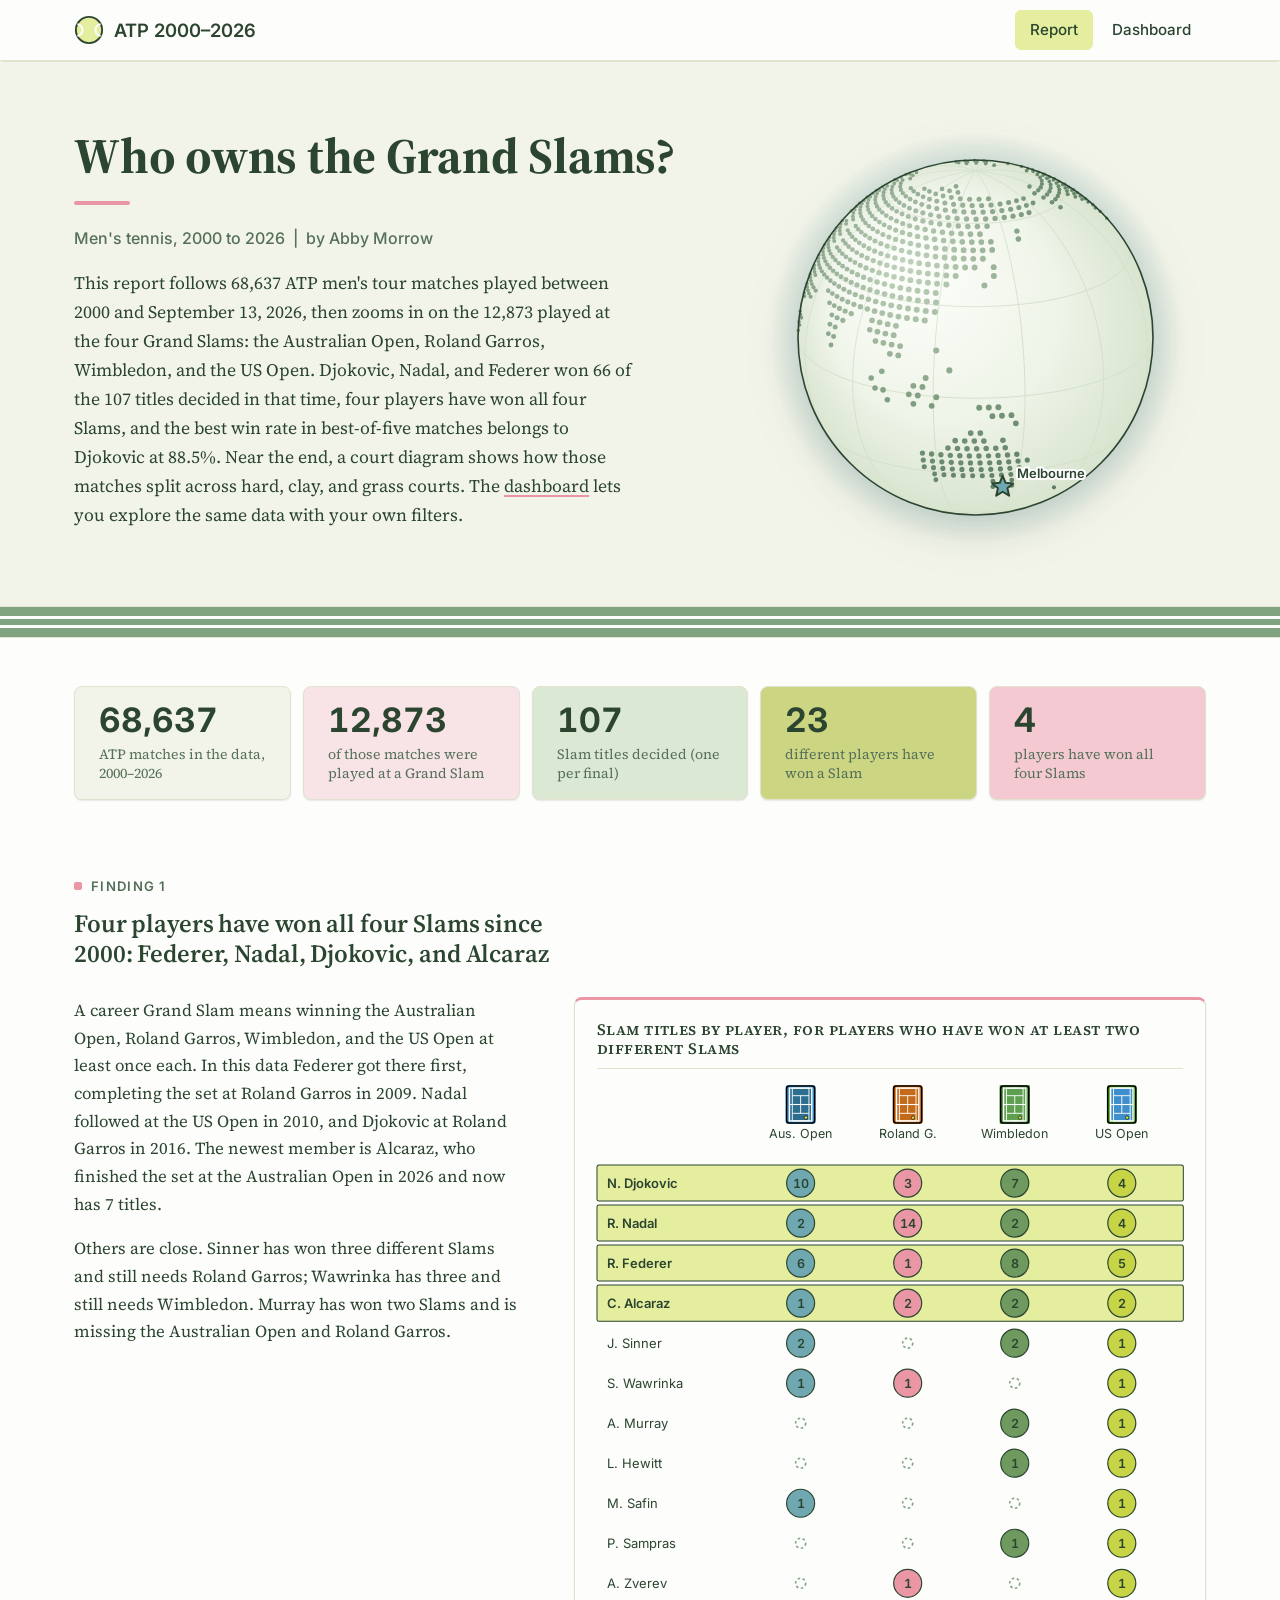
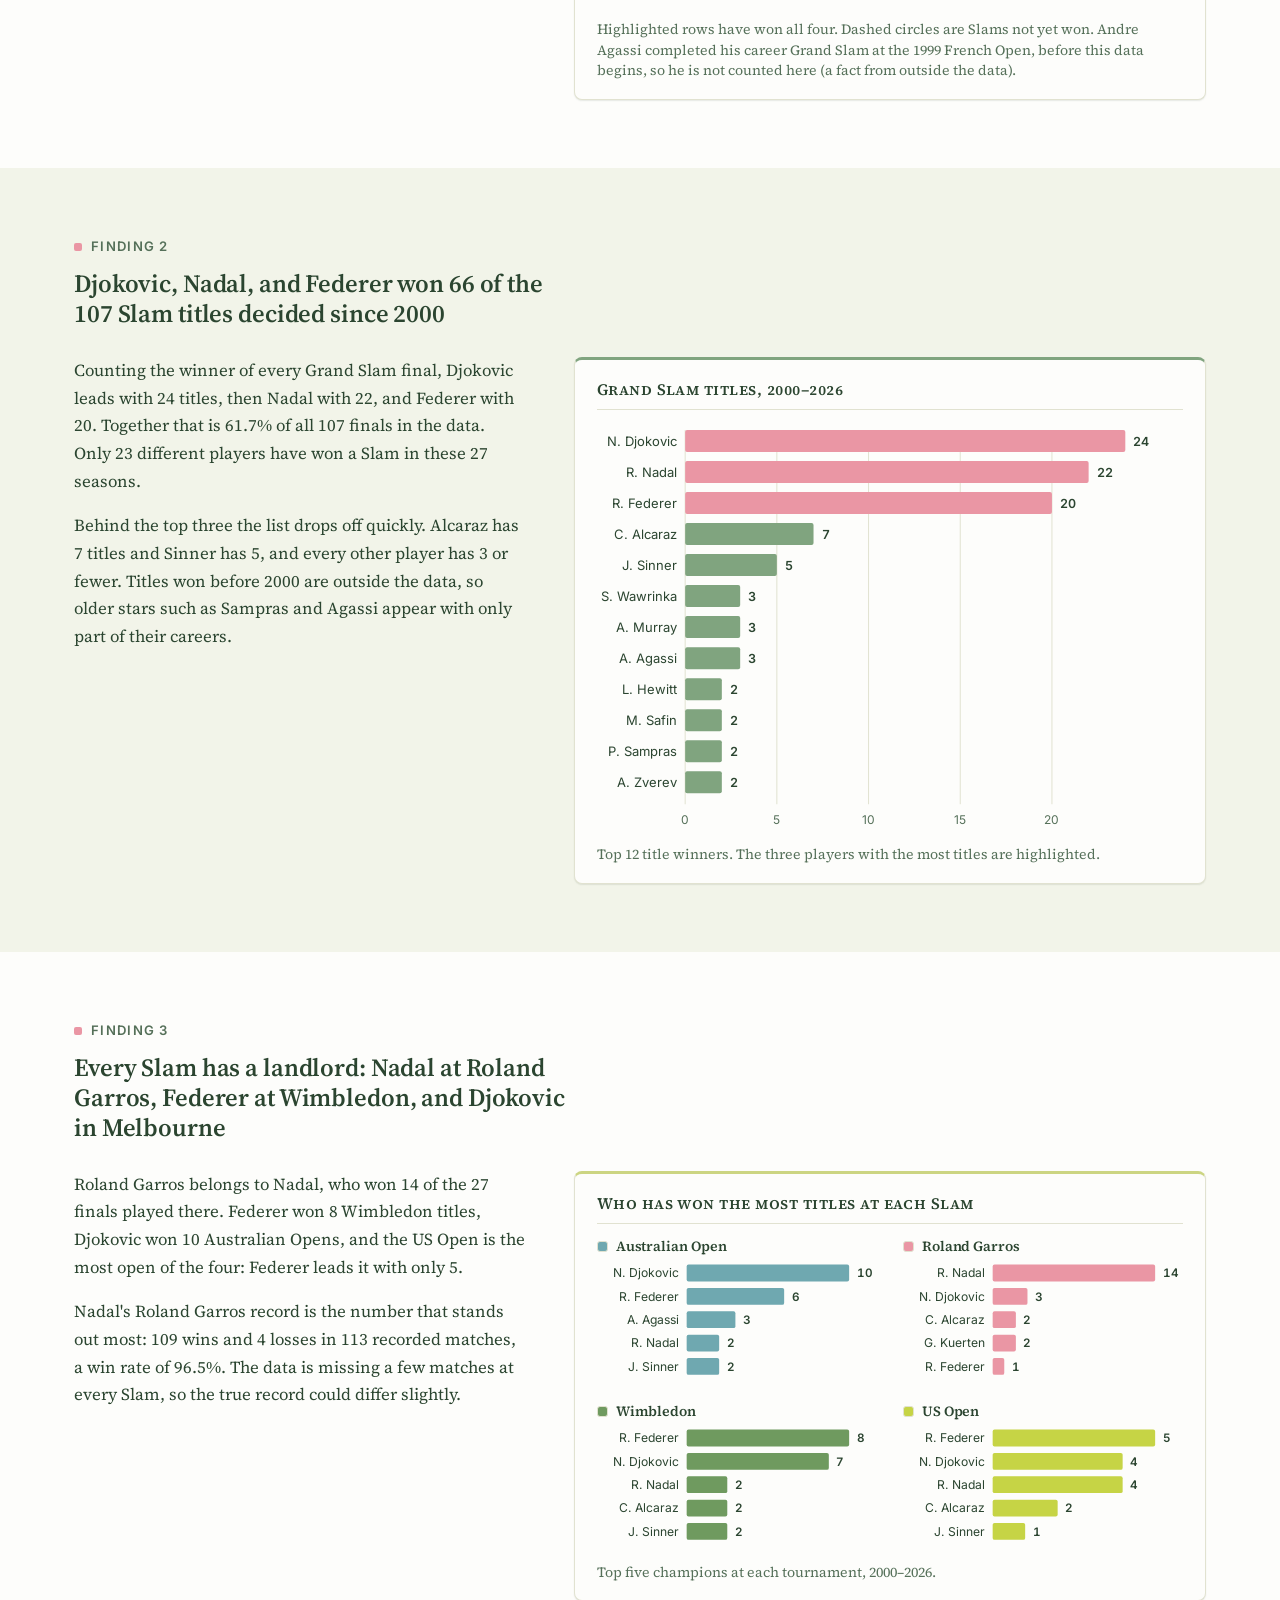
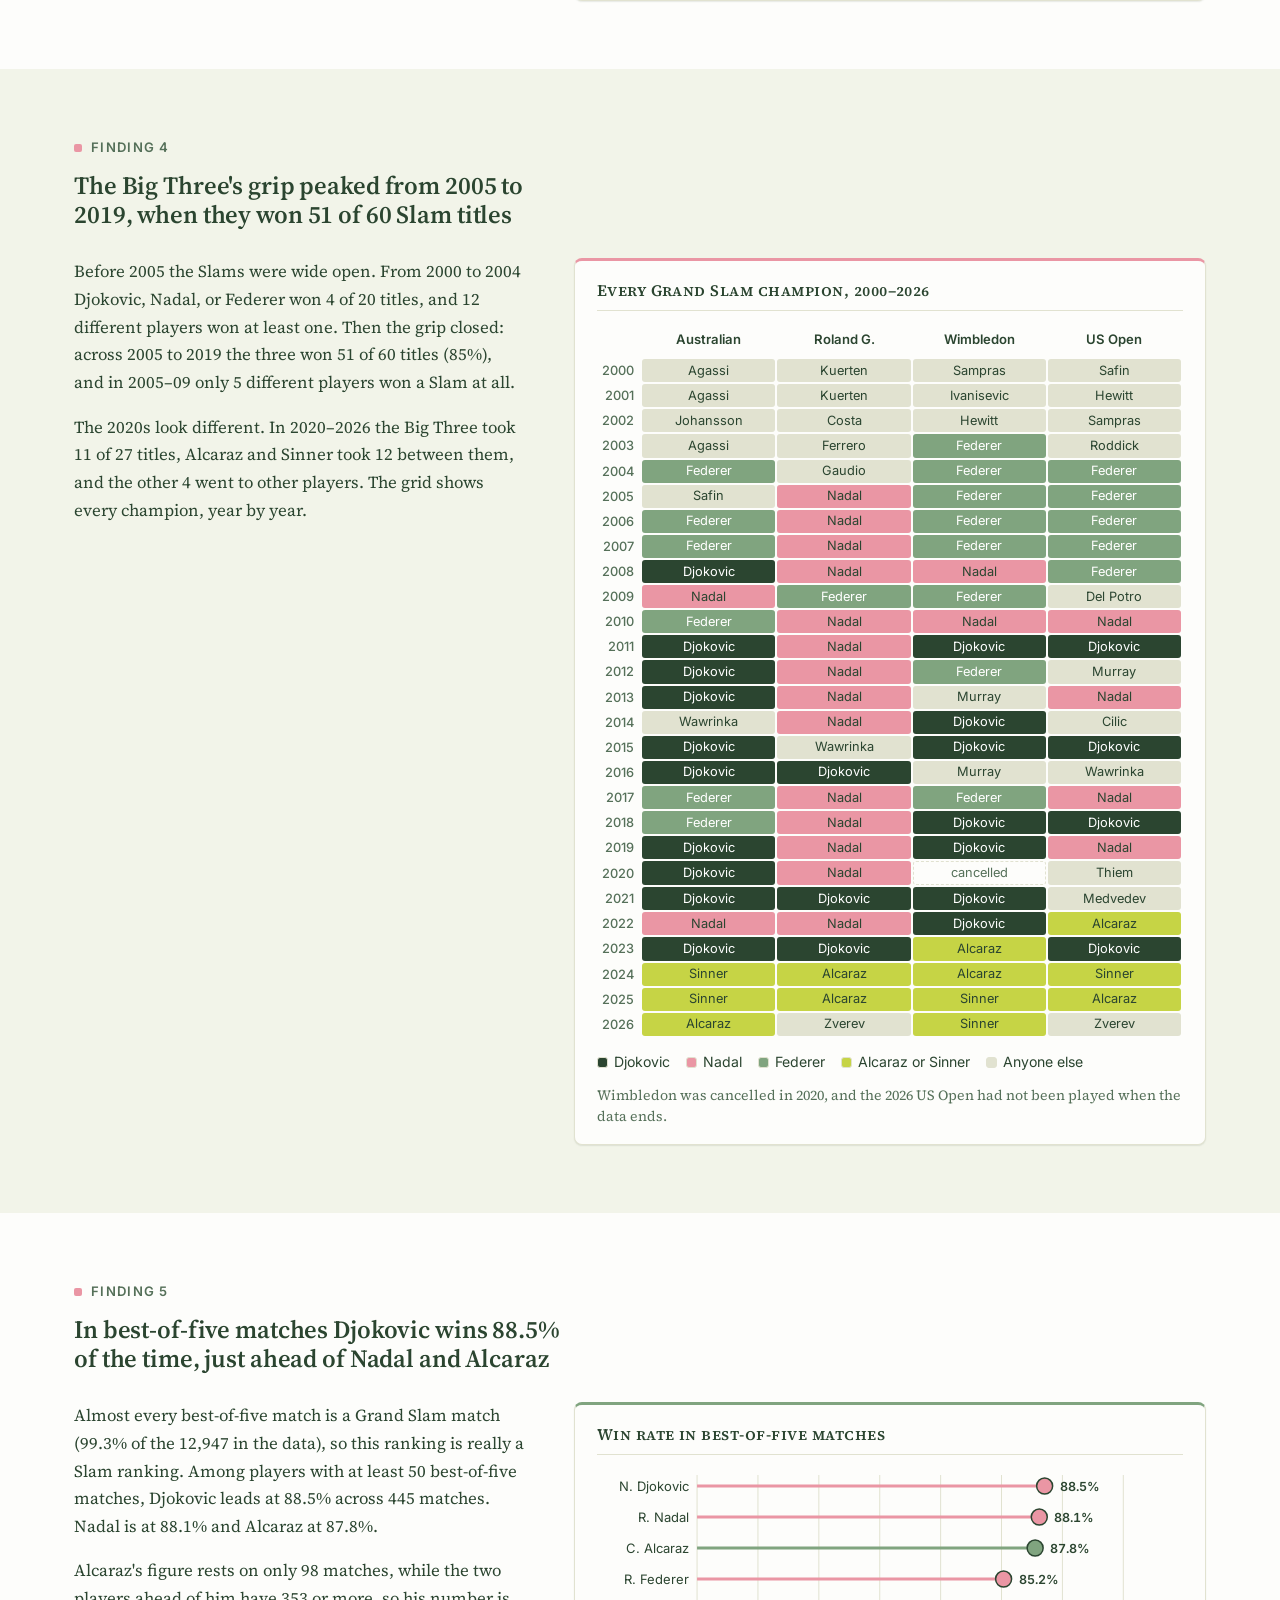
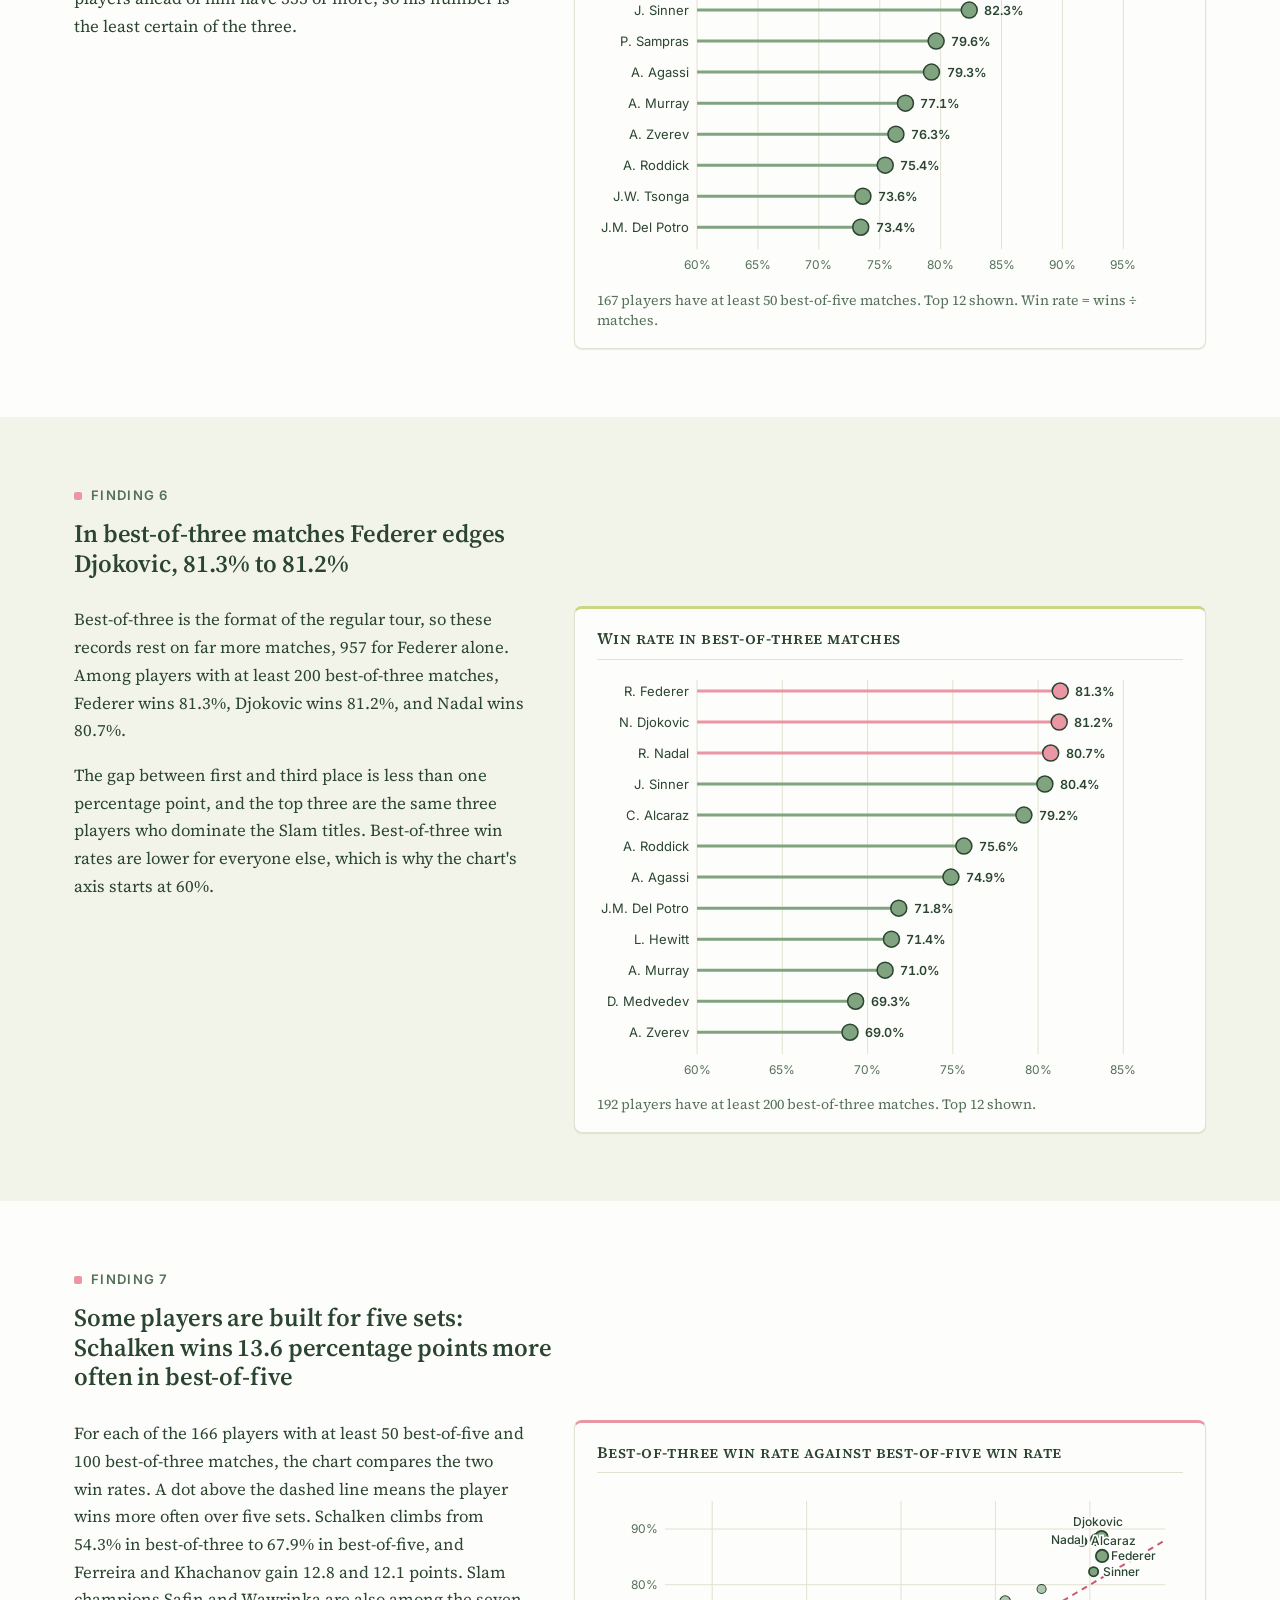
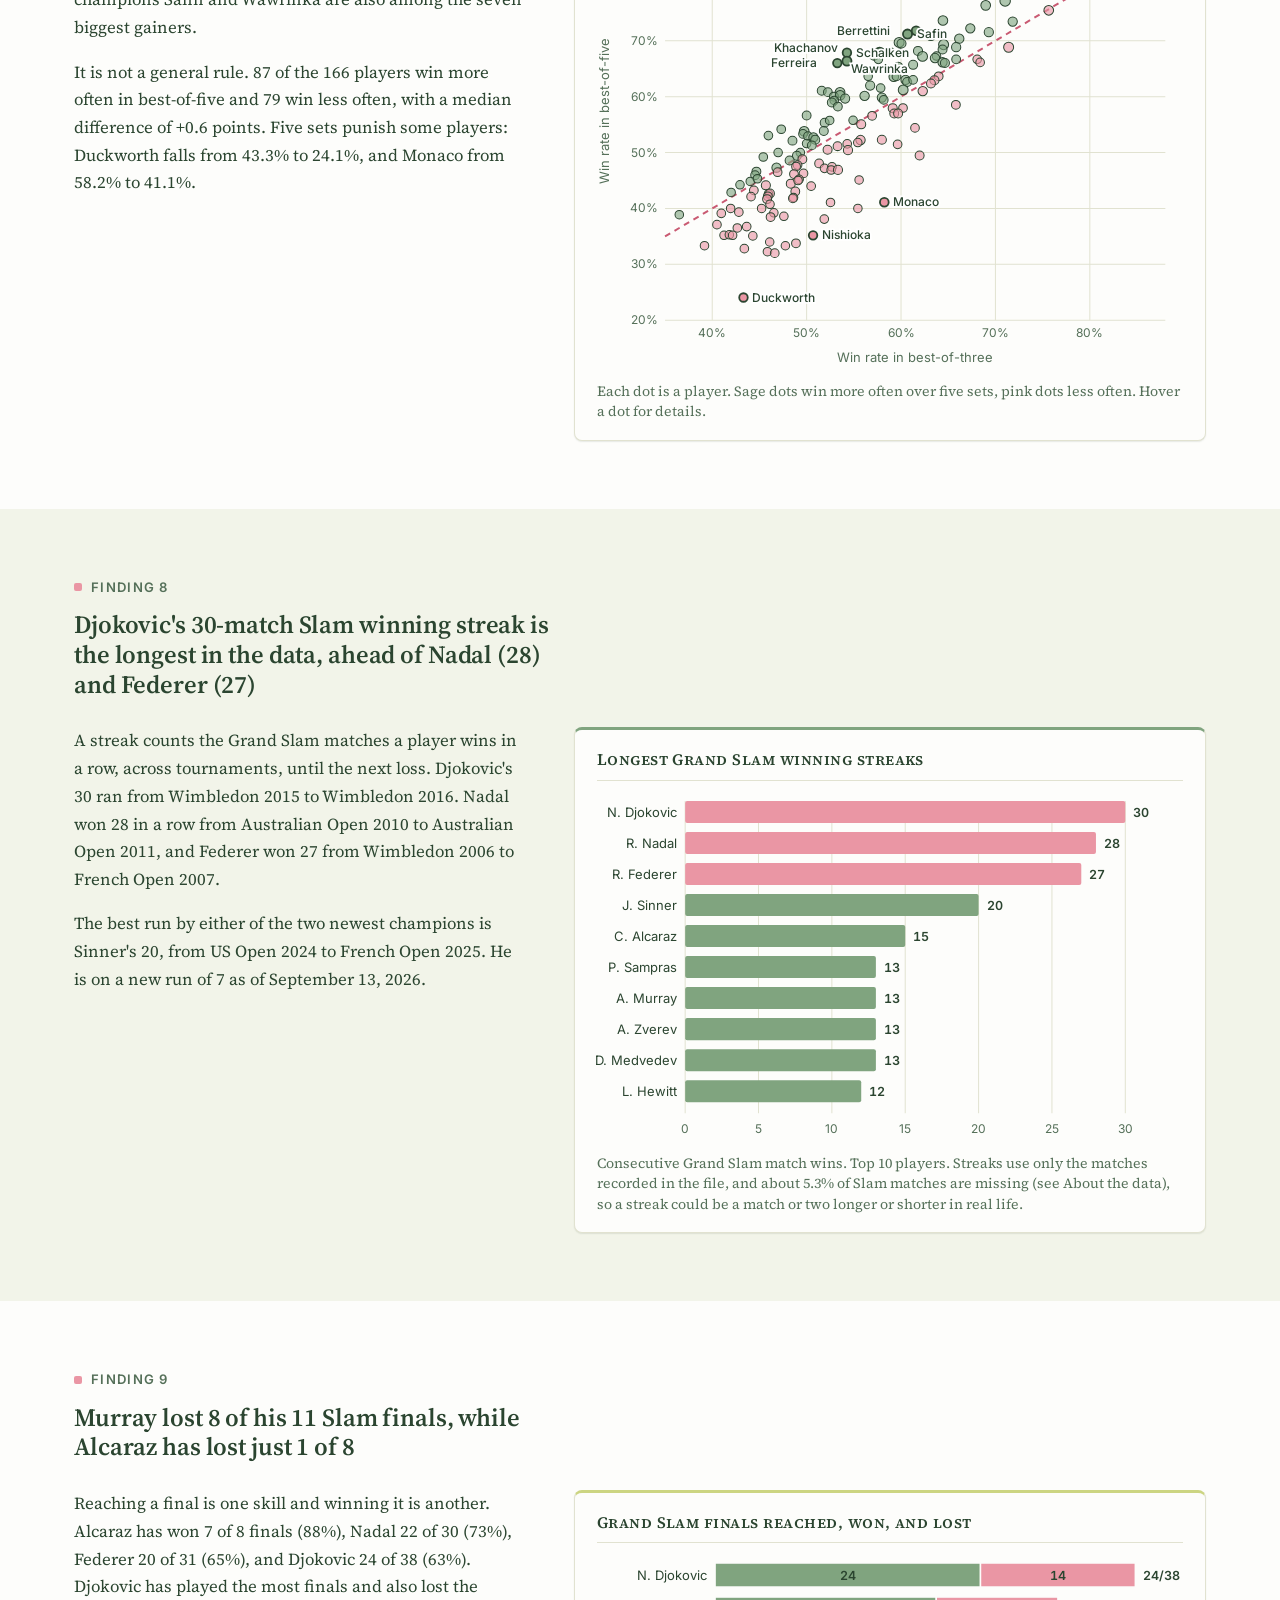
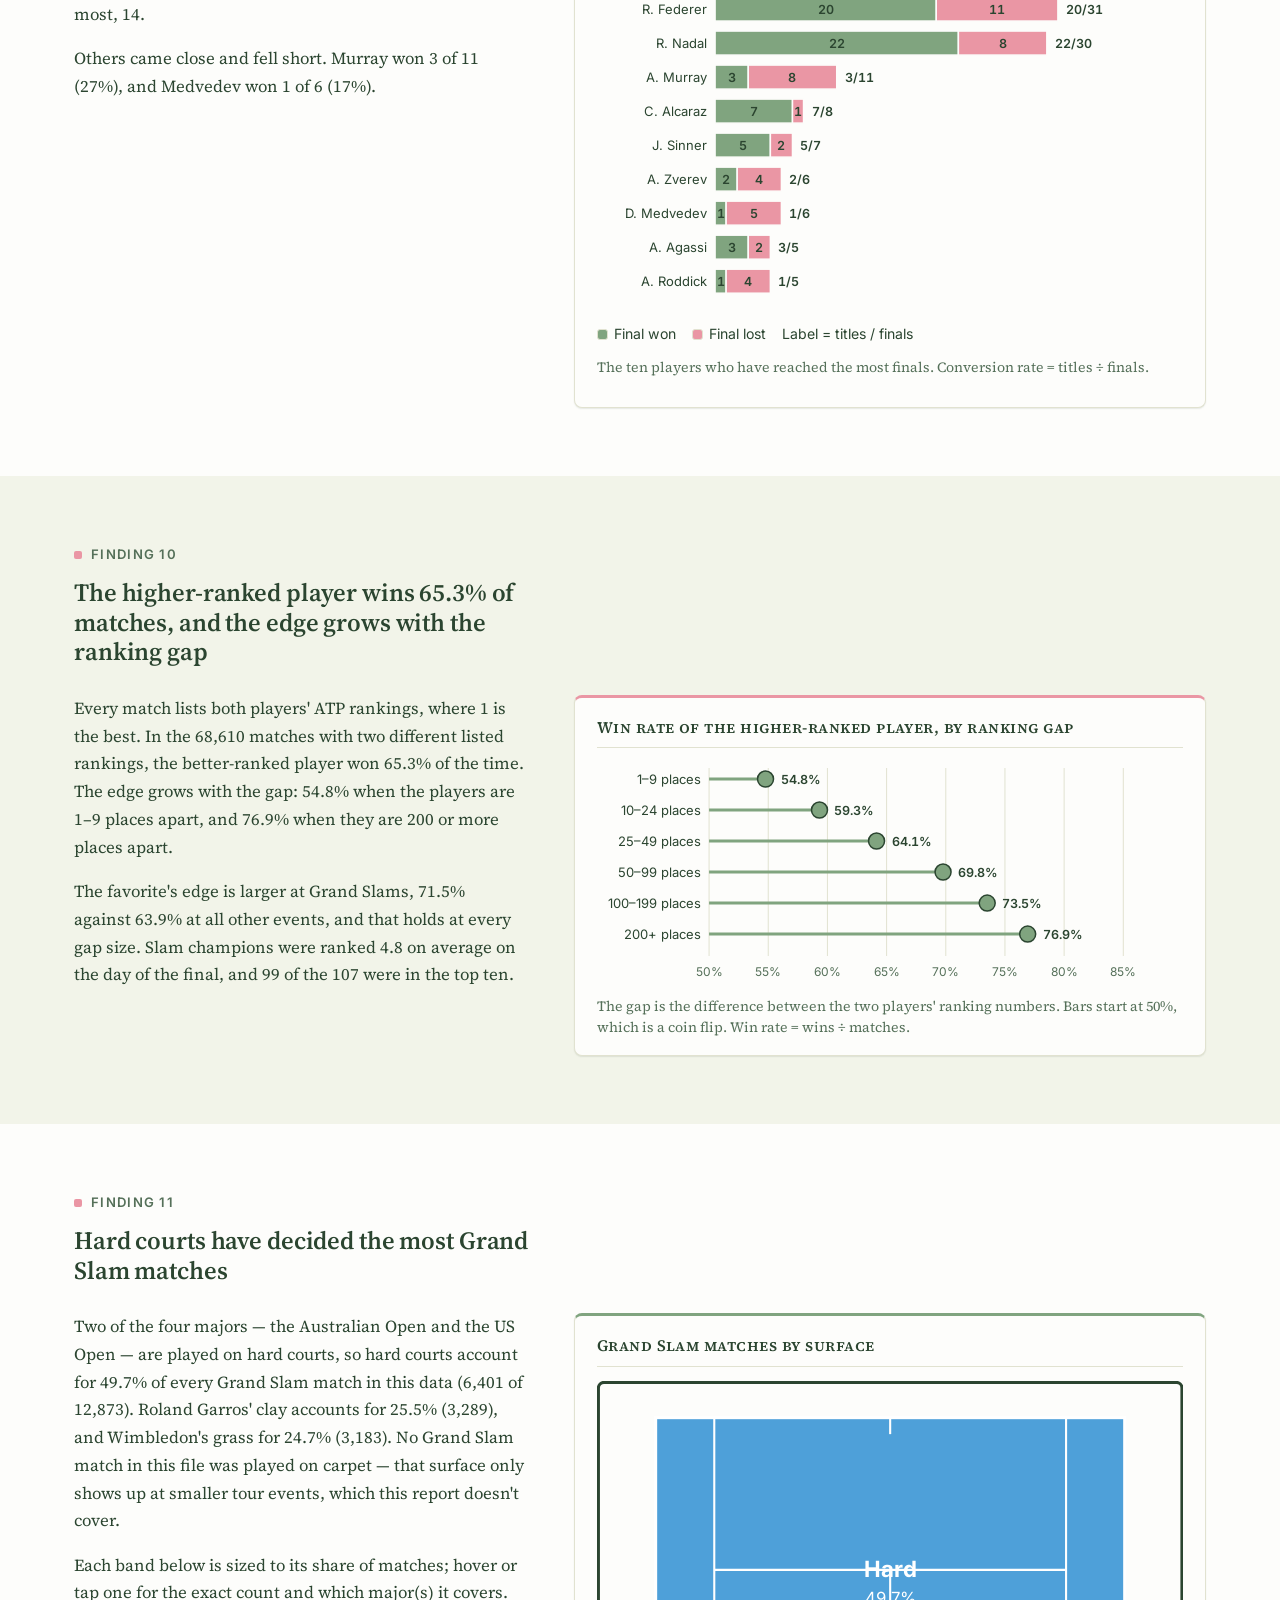
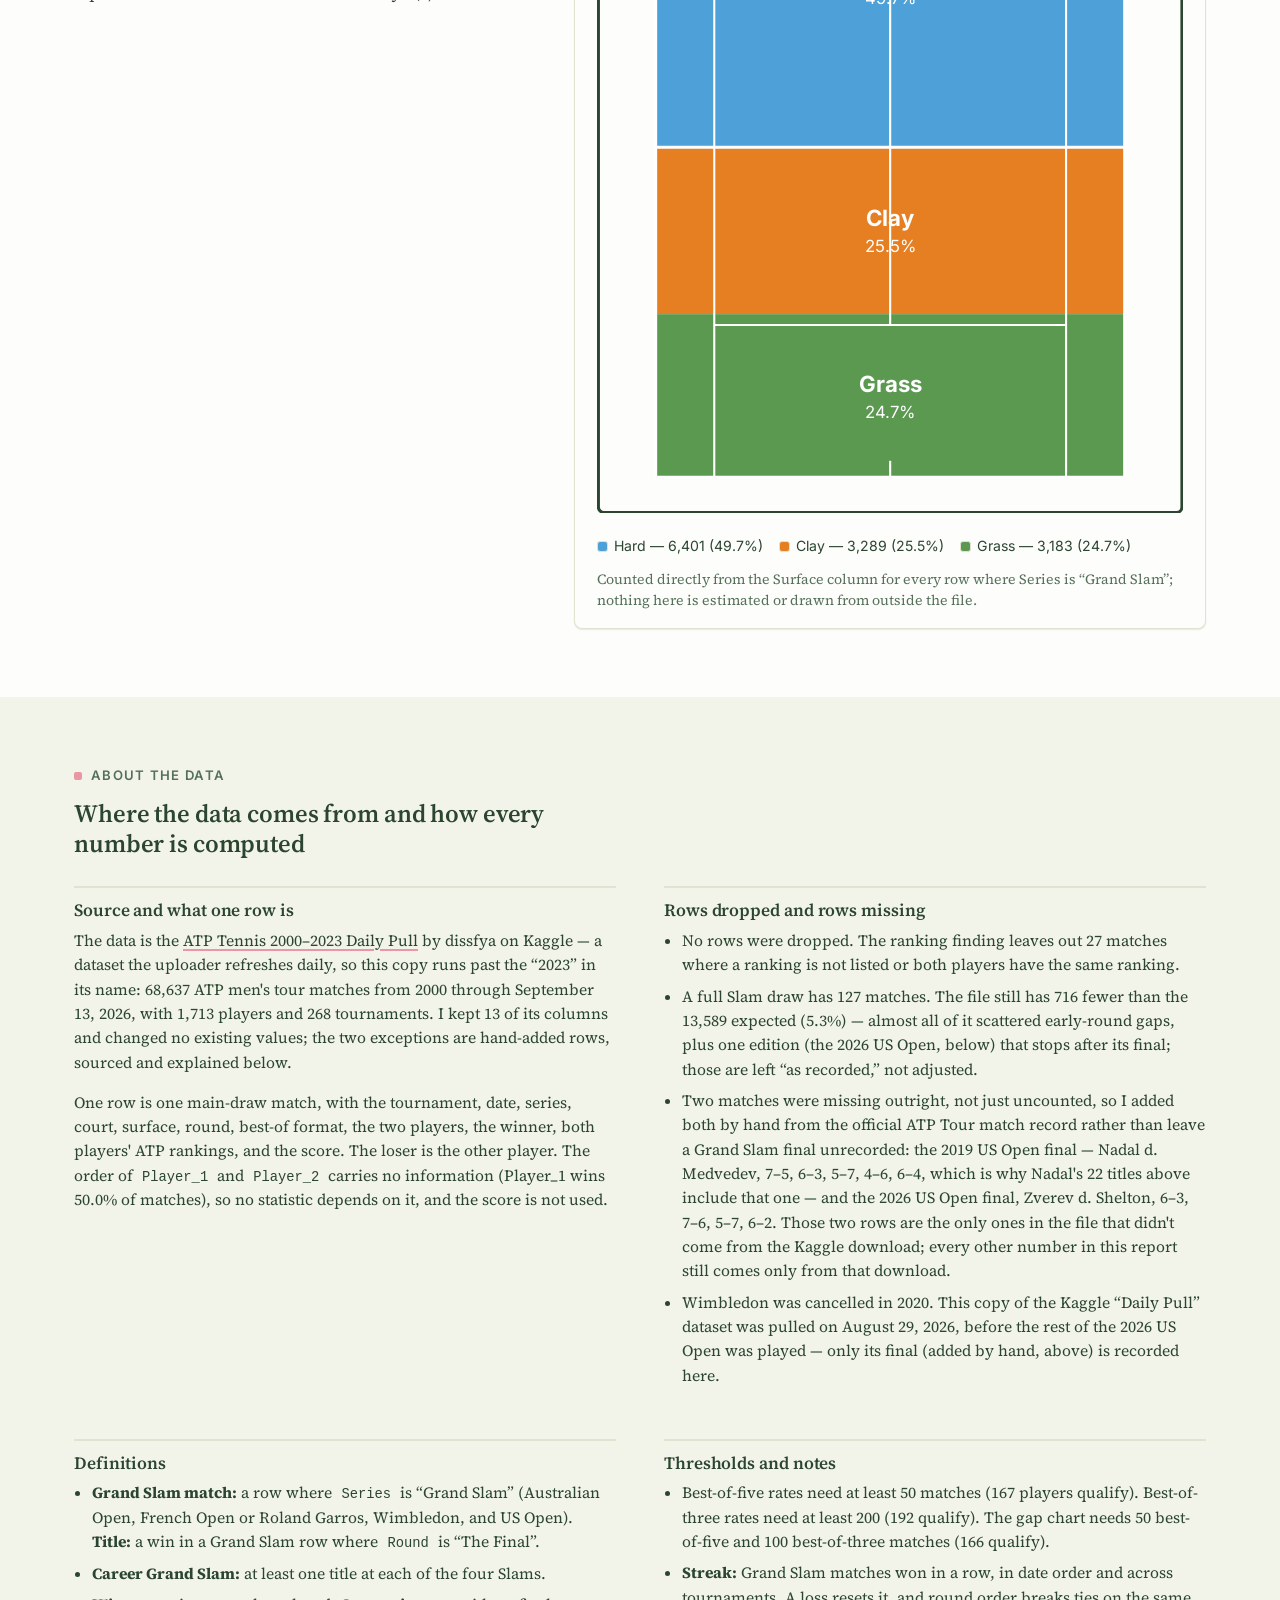
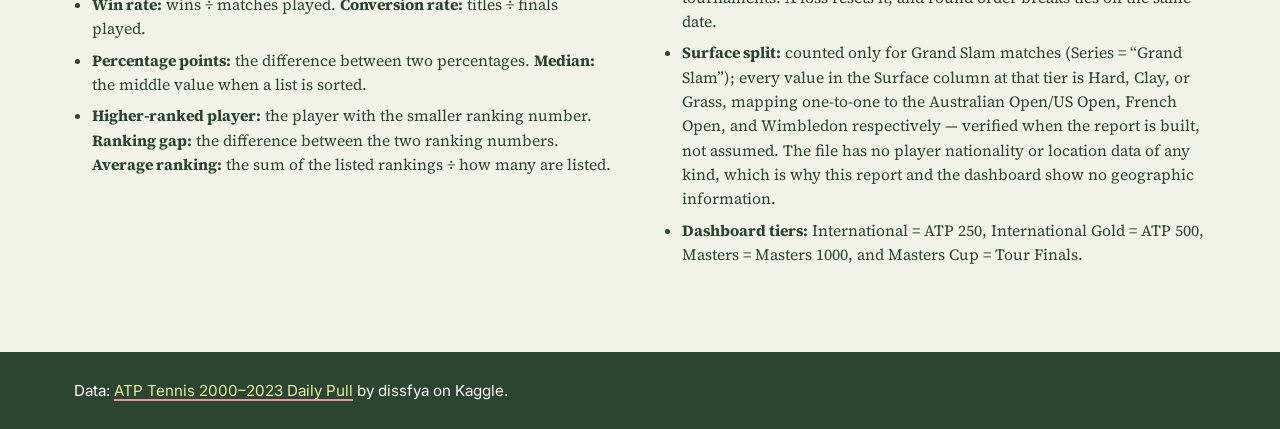
<file: index.html>
<!DOCTYPE html>
<html lang="en">
<head>
<meta charset="utf-8">
<meta name="viewport" content="width=device-width, initial-scale=1">
<title>Who owns the Grand Slams? Men's tennis, 2000 to 2026</title>
<meta name="description" content="A data report on men's Grand Slam tennis since 2000: career Grand Slams, most titles, best-of-3 versus best-of-5 win rates, and how Grand Slam matches split across hard, clay, and grass courts.">
<link rel="preconnect" href="https://fonts.googleapis.com"><link rel="preconnect" href="https://fonts.gstatic.com" crossorigin>
<link href="https://fonts.googleapis.com/css2?family=Inter:wght@400;500;600;700&family=Source+Serif+4:ital,opsz,wght@0,8..60,400;0,8..60,600;1,8..60,400&display=swap" rel="stylesheet">
<link rel="stylesheet" href="css/style.css">
</head>
<body>
<!-- GENERATED by scripts/build_site.py from scripts/report_template.html - edit the template, then re-run the script -->
<nav class="site-nav" aria-label="Main">
  <div class="wrap">
    <a class="brand" href="index.html"><svg viewBox="0 0 32 32" aria-hidden="true"><circle cx="16" cy="16" r="14" fill="#e5ee9f" stroke="#2b4530" stroke-width="2"/><path d="M4.5 10c6 2 6 10 0 12M27.5 10c-6 2-6 10 0 12" fill="none" stroke="#fdfdfb" stroke-width="2.2" stroke-linecap="round"/></svg><span>ATP 2000&ndash;2026</span></a>
    <div class="nav-links"><a href="index.html" aria-current="page">Report</a><a href="dashboard.html">Dashboard</a></div>
  </div>
</nav>

<header class="hero">
  <div class="wrap hero-grid">
    <div>
      <h1>Who owns the Grand Slams?</h1>
      <p class="byline">Men's tennis, 2000 to 2026 &nbsp;|&nbsp; by Abby Morrow</p>
      <p class="summary">This report follows 68,637 ATP men's tour matches played between 2000 and September 13, 2026, then zooms in on the 12,873 played at the four Grand Slams: the Australian Open, Roland Garros, Wimbledon, and the US Open. Djokovic, Nadal, and Federer won 66 of the 107 titles decided in that time, four players have won all four Slams, and the best win rate in best-of-five matches belongs to Djokovic at 88.5%. Near the end, a court diagram shows how those matches split across hard, clay, and grass courts. The <a href="dashboard.html">dashboard</a> lets you explore the same data with your own filters.</p>
    </div>
    <div class="hero-globe">
      <div class="globe-box"><canvas id="hero-globe" width="600" height="600" aria-label="Globe showing the four Grand Slam venues: Melbourne, Paris, London and New York"></canvas></div>
    </div>
  </div>
</header>
<div class="court-strip" aria-hidden="true"></div>

<main>
<div class="wrap">
  <div class="stats" aria-label="Headline numbers">
    <div class="stat"><b>68,637</b><span>ATP matches in the data, 2000&ndash;2026</span></div>
    <div class="stat"><b>12,873</b><span>of those matches were played at a Grand Slam</span></div>
    <div class="stat"><b>107</b><span>Slam titles decided (one per final)</span></div>
    <div class="stat"><b>23</b><span>different players have won a Slam</span></div>
    <div class="stat"><b>4</b><span>players have won all four Slams</span></div>
  </div>
</div>

<section class="finding" aria-labelledby="f1">
  <div class="wrap">
    <div class="kicker">Finding 1</div>
    <h2 id="f1">Four players have won all four Slams since 2000: Federer, Nadal, Djokovic, and Alcaraz</h2>
    <div class="finding-body">
      <div class="finding-text">
        <p>A career Grand Slam means winning the Australian Open, Roland Garros, Wimbledon, and the US Open at least once each. In this data Federer got there first, completing the set at Roland Garros in 2009. Nadal followed at the US Open in 2010, and Djokovic at Roland Garros in 2016. The newest member is Alcaraz, who finished the set at the Australian Open in 2026 and now has 7 titles.</p>
        <p>Others are close. Sinner has won three different Slams and still needs Roland Garros; Wawrinka has three and still needs Wimbledon. Murray has won two Slams and is missing the Australian Open and Roland Garros.</p>
      </div>
      <div class="card"><h3>Slam titles by player, for players who have won at least two different Slams</h3><div class="chart" id="c-career"></div><p class="chart-note">Highlighted rows have won all four. Dashed circles are Slams not yet won. Andre Agassi completed his career Grand Slam at the 1999 French Open, before this data begins, so he is not counted here (a fact from outside the data).</p></div>
    </div>
  </div>
</section>

<section class="finding alt" aria-labelledby="f2">
  <div class="wrap">
    <div class="kicker">Finding 2</div>
    <h2 id="f2">Djokovic, Nadal, and Federer won 66 of the 107 Slam titles decided since 2000</h2>
    <div class="finding-body">
      <div class="finding-text">
        <p>Counting the winner of every Grand Slam final, Djokovic leads with 24 titles, then Nadal with 22, and Federer with 20. Together that is 61.7% of all 107 finals in the data. Only 23 different players have won a Slam in these 27 seasons.</p>
        <p>Behind the top three the list drops off quickly. Alcaraz has 7 titles and Sinner has 5, and every other player has 3 or fewer. Titles won before 2000 are outside the data, so older stars such as Sampras and Agassi appear with only part of their careers.</p>
      </div>
      <div class="card"><h3>Grand Slam titles, 2000&ndash;2026</h3><div class="chart" id="c-titles"></div><p class="chart-note">Top 12 title winners. The three players with the most titles are highlighted.</p></div>
    </div>
  </div>
</section>

<section class="finding" aria-labelledby="f3">
  <div class="wrap">
    <div class="kicker">Finding 3</div>
    <h2 id="f3">Every Slam has a landlord: Nadal at Roland Garros, Federer at Wimbledon, and Djokovic in Melbourne</h2>
    <div class="finding-body">
      <div class="finding-text">
        <p>Roland Garros belongs to Nadal, who won 14 of the 27 finals played there. Federer won 8 Wimbledon titles, Djokovic won 10 Australian Opens, and the US Open is the most open of the four: Federer leads it with only 5.</p>
        <p>Nadal's Roland Garros record is the number that stands out most: 109 wins and 4 losses in 113 recorded matches, a win rate of 96.5%. The data is missing a few matches at every Slam, so the true record could differ slightly.</p>
      </div>
      <div class="card"><h3>Who has won the most titles at each Slam</h3><div class="small-multiples" id="c-byslam"></div><p class="chart-note">Top five champions at each tournament, 2000&ndash;2026.</p></div>
    </div>
  </div>
</section>

<section class="finding alt" aria-labelledby="f4">
  <div class="wrap">
    <div class="kicker">Finding 4</div>
    <h2 id="f4">The Big Three's grip peaked from 2005 to 2019, when they won 51 of 60 Slam titles</h2>
    <div class="finding-body">
      <div class="finding-text">
        <p>Before 2005 the Slams were wide open. From 2000 to 2004 Djokovic, Nadal, or Federer won 4 of 20 titles, and 12 different players won at least one. Then the grip closed: across 2005 to 2019 the three won 51 of 60 titles (85%), and in 2005&ndash;09 only 5 different players won a Slam at all.</p>
        <p>The 2020s look different. In 2020&ndash;2026 the Big Three took 11 of 27 titles, Alcaraz and Sinner took 12 between them, and the other 4 went to other players. The grid shows every champion, year by year.</p>
      </div>
      <div class="card"><h3>Every Grand Slam champion, 2000&ndash;2026</h3><div class="chart" id="c-grid"></div><div class="legend" id="c-grid-legend"></div><p class="chart-note">Wimbledon was cancelled in 2020, and the 2026 US Open had not been played when the data ends.</p></div>
    </div>
  </div>
</section>

<section class="finding" aria-labelledby="f5">
  <div class="wrap">
    <div class="kicker">Finding 5</div>
    <h2 id="f5">In best-of-five matches Djokovic wins 88.5% of the time, just ahead of Nadal and Alcaraz</h2>
    <div class="finding-body">
      <div class="finding-text">
        <p>Almost every best-of-five match is a Grand Slam match (99.3% of the 12,947 in the data), so this ranking is really a Slam ranking. Among players with at least 50 best-of-five matches, Djokovic leads at 88.5% across 445 matches. Nadal is at 88.1% and Alcaraz at 87.8%.</p>
        <p>Alcaraz's figure rests on only 98 matches, while the two players ahead of him have 353 or more, so his number is the least certain of the three.</p>
      </div>
      <div class="card"><h3>Win rate in best-of-five matches</h3><div class="chart" id="c-bo5"></div><p class="chart-note">167 players have at least 50 best-of-five matches. Top 12 shown. Win rate = wins &divide; matches.</p></div>
    </div>
  </div>
</section>

<section class="finding alt" aria-labelledby="f6">
  <div class="wrap">
    <div class="kicker">Finding 6</div>
    <h2 id="f6">In best-of-three matches Federer edges Djokovic, 81.3% to 81.2%</h2>
    <div class="finding-body">
      <div class="finding-text">
        <p>Best-of-three is the format of the regular tour, so these records rest on far more matches, 957 for Federer alone. Among players with at least 200 best-of-three matches, Federer wins 81.3%, Djokovic wins 81.2%, and Nadal wins 80.7%.</p>
        <p>The gap between first and third place is less than one percentage point, and the top three are the same three players who dominate the Slam titles. Best-of-three win rates are lower for everyone else, which is why the chart's axis starts at 60%.</p>
      </div>
      <div class="card"><h3>Win rate in best-of-three matches</h3><div class="chart" id="c-bo3"></div><p class="chart-note">192 players have at least 200 best-of-three matches. Top 12 shown.</p></div>
    </div>
  </div>
</section>

<section class="finding" aria-labelledby="f7">
  <div class="wrap">
    <div class="kicker">Finding 7</div>
    <h2 id="f7">Some players are built for five sets: Schalken wins 13.6 percentage points more often in best-of-five</h2>
    <div class="finding-body">
      <div class="finding-text">
        <p>For each of the 166 players with at least 50 best-of-five and 100 best-of-three matches, the chart compares the two win rates. A dot above the dashed line means the player wins more often over five sets. Schalken climbs from 54.3% in best-of-three to 67.9% in best-of-five, and Ferreira and Khachanov gain 12.8 and 12.1 points. Slam champions Safin and Wawrinka are also among the seven biggest gainers.</p>
        <p>It is not a general rule. 87 of the 166 players win more often in best-of-five and 79 win less often, with a median difference of +0.6 points. Five sets punish some players: Duckworth falls from 43.3% to 24.1%, and Monaco from 58.2% to 41.1%.</p>
      </div>
      <div class="card"><h3>Best-of-three win rate against best-of-five win rate</h3><div class="chart" id="c-gap"></div><p class="chart-note">Each dot is a player. Sage dots win more often over five sets, pink dots less often. Hover a dot for details.</p></div>
    </div>
  </div>
</section>

<section class="finding alt" aria-labelledby="f8">
  <div class="wrap">
    <div class="kicker">Finding 8</div>
    <h2 id="f8">Djokovic's 30-match Slam winning streak is the longest in the data, ahead of Nadal (28) and Federer (27)</h2>
    <div class="finding-body">
      <div class="finding-text">
        <p>A streak counts the Grand Slam matches a player wins in a row, across tournaments, until the next loss. Djokovic's 30 ran from Wimbledon 2015 to Wimbledon 2016. Nadal won 28 in a row from Australian Open 2010 to Australian Open 2011, and Federer won 27 from Wimbledon 2006 to French Open 2007.</p>
        <p>The best run by either of the two newest champions is Sinner's 20, from US Open 2024 to French Open 2025. He is on a new run of 7 as of September 13, 2026.</p>
      </div>
      <div class="card"><h3>Longest Grand Slam winning streaks</h3><div class="chart" id="c-streaks"></div><p class="chart-note">Consecutive Grand Slam match wins. Top 10 players. Streaks use only the matches recorded in the file, and about 5.3% of Slam matches are missing (see About the data), so a streak could be a match or two longer or shorter in real life.</p></div>
    </div>
  </div>
</section>

<section class="finding" aria-labelledby="f9">
  <div class="wrap">
    <div class="kicker">Finding 9</div>
    <h2 id="f9">Murray lost 8 of his 11 Slam finals, while Alcaraz has lost just 1 of 8</h2>
    <div class="finding-body">
      <div class="finding-text">
        <p>Reaching a final is one skill and winning it is another. Alcaraz has won 7 of 8 finals (88%), Nadal 22 of 30 (73%), Federer 20 of 31 (65%), and Djokovic 24 of 38 (63%). Djokovic has played the most finals and also lost the most, 14.</p>
        <p>Others came close and fell short. Murray won 3 of 11 (27%), and Medvedev won 1 of 6 (17%).</p>
      </div>
      <div class="card"><h3>Grand Slam finals reached, won, and lost</h3><div class="chart" id="c-finals"></div><div class="legend" id="c-finals-legend"></div><p class="chart-note">The ten players who have reached the most finals. Conversion rate = titles &divide; finals.</p></div>
    </div>
  </div>
</section>

<section class="finding alt" aria-labelledby="f10r">
  <div class="wrap">
    <div class="kicker">Finding 10</div>
    <h2 id="f10r">The higher-ranked player wins 65.3% of matches, and the edge grows with the ranking gap</h2>
    <div class="finding-body">
      <div class="finding-text">
        <p>Every match lists both players' ATP rankings, where 1 is the best. In the 68,610 matches with two different listed rankings, the better-ranked player won 65.3% of the time. The edge grows with the gap: 54.8% when the players are 1&ndash;9 places apart, and 76.9% when they are 200 or more places apart.</p>
        <p>The favorite's edge is larger at Grand Slams, 71.5% against 63.9% at all other events, and that holds at every gap size. Slam champions were ranked 4.8 on average on the day of the final, and 99 of the 107 were in the top ten.</p>
      </div>
      <div class="card"><h3>Win rate of the higher-ranked player, by ranking gap</h3><div class="chart" id="c-rank"></div><p class="chart-note">The gap is the difference between the two players' ranking numbers. Bars start at 50%, which is a coin flip. Win rate = wins &divide; matches.</p></div>
    </div>
  </div>
</section>

<section class="finding" aria-labelledby="f10">
  <div class="wrap">
    <div class="kicker">Finding 11</div>
    <h2 id="f10">Hard courts have decided the most Grand Slam matches</h2>
    <div class="finding-body">
      <div class="finding-text">
        <p>Two of the four majors &mdash; the Australian Open and the US Open &mdash; are played on hard courts, so hard courts account for 49.7% of every Grand Slam match in this data (6,401 of 12,873). Roland Garros' clay accounts for 25.5% (3,289), and Wimbledon's grass for 24.7% (3,183). No Grand Slam match in this file was played on carpet &mdash; that surface only shows up at smaller tour events, which this report doesn't cover.</p>
        <p>Each band below is sized to its share of matches; hover or tap one for the exact count and which major(s) it covers.</p>
      </div>
      <div class="card">
        <h3>Grand Slam matches by surface</h3>
        <div class="surface-split" id="surface-split"></div>
        <p class="chart-note">Counted directly from the Surface column for every row where Series is &ldquo;Grand Slam&rdquo;; nothing here is estimated or drawn from outside the file.</p>
      </div>
    </div>
  </div>
</section>

<section class="finding alt" aria-labelledby="f11" id="data">
  <div class="wrap">
    <div class="kicker">About the data</div>
    <h2 id="f11">Where the data comes from and how every number is computed</h2>
    <div class="data-grid">
      <div>
        <h3>Source and what one row is</h3>
        <p>The data is the <a href="https://www.kaggle.com/datasets/dissfya/atp-tennis-2000-2023daily-pull">ATP Tennis 2000&ndash;2023 Daily Pull</a> by dissfya on Kaggle &mdash; a dataset the uploader refreshes daily, so this copy runs past the &ldquo;2023&rdquo; in its name: 68,637 ATP men's tour matches from 2000 through September 13, 2026, with 1,713 players and 268 tournaments. I kept 13 of its columns and changed no existing values; the two exceptions are hand-added rows, sourced and explained below.</p>
        <p>One row is one main-draw match, with the tournament, date, series, court, surface, round, best-of format, the two players, the winner, both players' ATP rankings, and the score. The loser is the other player. The order of <code>Player_1</code> and <code>Player_2</code> carries no information (Player_1 wins 50.0% of matches), so no statistic depends on it, and the score is not used.</p>
      </div>
      <div>
        <h3>Rows dropped and rows missing</h3>
        <ul>
          <li>No rows were dropped. The ranking finding leaves out 27 matches where a ranking is not listed or both players have the same ranking.</li>
          <li>A full Slam draw has 127 matches. The file still has 716 fewer than the 13,589 expected (5.3%) &mdash; almost all of it scattered early-round gaps, plus one edition (the 2026 US Open, below) that stops after its final; those are left &ldquo;as recorded,&rdquo; not adjusted.</li>
          <li>Two matches were missing outright, not just uncounted, so I added both by hand from the official ATP Tour match record rather than leave a Grand Slam final unrecorded: the 2019 US Open final &mdash; Nadal d. Medvedev, 7&ndash;5, 6&ndash;3, 5&ndash;7, 4&ndash;6, 6&ndash;4, which is why Nadal's 22 titles above include that one &mdash; and the 2026 US Open final, Zverev d. Shelton, 6&ndash;3, 7&ndash;6, 5&ndash;7, 6&ndash;2. Those two rows are the only ones in the file that didn't come from the Kaggle download; every other number in this report still comes only from that download.</li>
          <li>Wimbledon was cancelled in 2020. This copy of the Kaggle &ldquo;Daily Pull&rdquo; dataset was pulled on August 29, 2026, before the rest of the 2026 US Open was played &mdash; only its final (added by hand, above) is recorded here.</li>
        </ul>
      </div>
      <div>
        <h3>Definitions</h3>
        <ul>
          <li><b>Grand Slam match:</b> a row where <code>Series</code> is &ldquo;Grand Slam&rdquo; (Australian Open, French Open or Roland Garros, Wimbledon, and US Open). <b>Title:</b> a win in a Grand Slam row where <code>Round</code> is &ldquo;The Final&rdquo;.</li>
          <li><b>Career Grand Slam:</b> at least one title at each of the four Slams.</li>
          <li><b>Win rate:</b> wins &divide; matches played. <b>Conversion rate:</b> titles &divide; finals played.</li>
          <li><b>Percentage points:</b> the difference between two percentages. <b>Median:</b> the middle value when a list is sorted.</li>
          <li><b>Higher-ranked player:</b> the player with the smaller ranking number. <b>Ranking gap:</b> the difference between the two ranking numbers. <b>Average ranking:</b> the sum of the listed rankings &divide; how many are listed.</li>
        </ul>
      </div>
      <div>
        <h3>Thresholds and notes</h3>
        <ul>
          <li>Best-of-five rates need at least 50 matches (167 players qualify). Best-of-three rates need at least 200 (192 qualify). The gap chart needs 50 best-of-five and 100 best-of-three matches (166 qualify).</li>
          <li><b>Streak:</b> Grand Slam matches won in a row, in date order and across tournaments. A loss resets it, and round order breaks ties on the same date.</li>
          <li><b>Surface split:</b> counted only for Grand Slam matches (Series = &ldquo;Grand Slam&rdquo;); every value in the Surface column at that tier is Hard, Clay, or Grass, mapping one-to-one to the Australian Open/US Open, French Open, and Wimbledon respectively &mdash; verified when the report is built, not assumed. The file has no player nationality or location data of any kind, which is why this report and the dashboard show no geographic information.</li>
          <li><b>Dashboard tiers:</b> International = ATP 250, International Gold = ATP 500, Masters = Masters 1000, and Masters Cup = Tour Finals.</li>
        </ul>
      </div>
    </div>
  </div>
</section>
</main>

<footer class="site-foot"><div class="wrap">Data: <a href="https://www.kaggle.com/datasets/dissfya/atp-tennis-2000-2023daily-pull">ATP Tennis 2000&ndash;2023 Daily Pull</a> by dissfya on Kaggle.</div></footer>

<script type="application/json" id="report-data">{"meta":{"rows_raw":68637,"rows_total":68637,"columns":13,"first_year":2000,"last_year":2026,"last_date":"2026-09-13","seasons":27,"players":1713,"tournaments":268,"slam_matches":12873,"slam_titles":107,"champions":23},"titles":[{"player":"Djokovic N.","name":"N. Djokovic","total":24,"n_slams":4,"AO":10,"RG":3,"W":7,"USO":4},{"player":"Nadal R.","name":"R. Nadal","total":22,"n_slams":4,"AO":2,"RG":14,"W":2,"USO":4},{"player":"Federer R.","name":"R. Federer","total":20,"n_slams":4,"AO":6,"RG":1,"W":8,"USO":5},{"player":"Alcaraz C.","name":"C. Alcaraz","total":7,"n_slams":4,"AO":1,"RG":2,"W":2,"USO":2},{"player":"Sinner J.","name":"J. Sinner","total":5,"n_slams":3,"AO":2,"RG":0,"W":2,"USO":1},{"player":"Wawrinka S.","name":"S. Wawrinka","total":3,"n_slams":3,"AO":1,"RG":1,"W":0,"USO":1},{"player":"Murray A.","name":"A. Murray","total":3,"n_slams":2,"AO":0,"RG":0,"W":2,"USO":1},{"player":"Agassi A.","name":"A. Agassi","total":3,"n_slams":1,"AO":3,"RG":0,"W":0,"USO":0},{"player":"Hewitt L.","name":"L. Hewitt","total":2,"n_slams":2,"AO":0,"RG":0,"W":1,"USO":1},{"player":"Safin M.","name":"M. Safin","total":2,"n_slams":2,"AO":1,"RG":0,"W":0,"USO":1},{"player":"Sampras P.","name":"P. Sampras","total":2,"n_slams":2,"AO":0,"RG":0,"W":1,"USO":1},{"player":"Zverev A.","name":"A. Zverev","total":2,"n_slams":2,"AO":0,"RG":1,"W":0,"USO":1},{"player":"Kuerten G.","name":"G. Kuerten","total":2,"n_slams":1,"AO":0,"RG":2,"W":0,"USO":0},{"player":"Cilic M.","name":"M. Cilic","total":1,"n_slams":1,"AO":0,"RG":0,"W":0,"USO":1},{"player":"Costa A.","name":"A. Costa","total":1,"n_slams":1,"AO":0,"RG":1,"W":0,"USO":0},{"player":"Del Potro J.M.","name":"J.M. Del Potro","total":1,"n_slams":1,"AO":0,"RG":0,"W":0,"USO":1},{"player":"Ferrero J.C.","name":"J.C. Ferrero","total":1,"n_slams":1,"AO":0,"RG":1,"W":0,"USO":0},{"player":"Gaudio G.","name":"G. Gaudio","total":1,"n_slams":1,"AO":0,"RG":1,"W":0,"USO":0},{"player":"Ivanisevic G.","name":"G. Ivanisevic","total":1,"n_slams":1,"AO":0,"RG":0,"W":1,"USO":0},{"player":"Johansson T.","name":"T. Johansson","total":1,"n_slams":1,"AO":1,"RG":0,"W":0,"USO":0},{"player":"Medvedev D.","name":"D. Medvedev","total":1,"n_slams":1,"AO":0,"RG":0,"W":0,"USO":1},{"player":"Roddick A.","name":"A. Roddick","total":1,"n_slams":1,"AO":0,"RG":0,"W":0,"USO":1},{"player":"Thiem D.","name":"D. Thiem","total":1,"n_slams":1,"AO":0,"RG":0,"W":0,"USO":1}],"career":[{"player":"Federer R.","name":"R. Federer","completed":"2009-06-07","completed_year":2009,"completed_at":"Roland Garros","titles":20},{"player":"Nadal R.","name":"R. Nadal","completed":"2010-09-12","completed_year":2010,"completed_at":"US Open","titles":22},{"player":"Djokovic N.","name":"N. Djokovic","completed":"2016-06-05","completed_year":2016,"completed_at":"Roland Garros","titles":24},{"player":"Alcaraz C.","name":"C. Alcaraz","completed":"2026-02-01","completed_year":2026,"completed_at":"Australian Open","titles":7}],"slam_grid":[{"player":"Djokovic N.","name":"N. Djokovic","total":24,"n_slams":4,"AO":10,"RG":3,"W":7,"USO":4,"career":true},{"player":"Nadal R.","name":"R. Nadal","total":22,"n_slams":4,"AO":2,"RG":14,"W":2,"USO":4,"career":true},{"player":"Federer R.","name":"R. Federer","total":20,"n_slams":4,"AO":6,"RG":1,"W":8,"USO":5,"career":true},{"player":"Alcaraz C.","name":"C. Alcaraz","total":7,"n_slams":4,"AO":1,"RG":2,"W":2,"USO":2,"career":true},{"player":"Sinner J.","name":"J. Sinner","total":5,"n_slams":3,"AO":2,"RG":0,"W":2,"USO":1,"career":false},{"player":"Wawrinka S.","name":"S. Wawrinka","total":3,"n_slams":3,"AO":1,"RG":1,"W":0,"USO":1,"career":false},{"player":"Murray A.","name":"A. Murray","total":3,"n_slams":2,"AO":0,"RG":0,"W":2,"USO":1,"career":false},{"player":"Hewitt L.","name":"L. Hewitt","total":2,"n_slams":2,"AO":0,"RG":0,"W":1,"USO":1,"career":false},{"player":"Safin M.","name":"M. Safin","total":2,"n_slams":2,"AO":1,"RG":0,"W":0,"USO":1,"career":false},{"player":"Sampras P.","name":"P. Sampras","total":2,"n_slams":2,"AO":0,"RG":0,"W":1,"USO":1,"career":false},{"player":"Zverev A.","name":"A. Zverev","total":2,"n_slams":2,"AO":0,"RG":1,"W":0,"USO":1,"career":false}],"missing_one":{"Sinner J.":"Roland Garros","Wawrinka S.":"Wimbledon"},"by_slam":{"AO":[{"player":"Djokovic N.","name":"N. Djokovic","titles":10},{"player":"Federer R.","name":"R. Federer","titles":6},{"player":"Agassi A.","name":"A. Agassi","titles":3},{"player":"Nadal R.","name":"R. Nadal","titles":2},{"player":"Sinner J.","name":"J. Sinner","titles":2},{"player":"Alcaraz C.","name":"C. Alcaraz","titles":1}],"RG":[{"player":"Nadal R.","name":"R. Nadal","titles":14},{"player":"Djokovic N.","name":"N. Djokovic","titles":3},{"player":"Alcaraz C.","name":"C. Alcaraz","titles":2},{"player":"Kuerten G.","name":"G. Kuerten","titles":2},{"player":"Federer R.","name":"R. Federer","titles":1},{"player":"Wawrinka S.","name":"S. Wawrinka","titles":1}],"W":[{"player":"Federer R.","name":"R. Federer","titles":8},{"player":"Djokovic N.","name":"N. Djokovic","titles":7},{"player":"Nadal R.","name":"R. Nadal","titles":2},{"player":"Alcaraz C.","name":"C. Alcaraz","titles":2},{"player":"Sinner J.","name":"J. Sinner","titles":2},{"player":"Murray A.","name":"A. Murray","titles":2}],"USO":[{"player":"Federer R.","name":"R. Federer","titles":5},{"player":"Djokovic N.","name":"N. Djokovic","titles":4},{"player":"Nadal R.","name":"R. Nadal","titles":4},{"player":"Alcaraz C.","name":"C. Alcaraz","titles":2},{"player":"Sinner J.","name":"J. Sinner","titles":1},{"player":"Wawrinka S.","name":"S. Wawrinka","titles":1}]},"champions_by_year":[{"year":2000,"AO":{"player":"Agassi A.","name":"A. Agassi"},"RG":{"player":"Kuerten G.","name":"G. Kuerten"},"W":{"player":"Sampras P.","name":"P. Sampras"},"USO":{"player":"Safin M.","name":"M. Safin"}},{"year":2001,"AO":{"player":"Agassi A.","name":"A. Agassi"},"RG":{"player":"Kuerten G.","name":"G. Kuerten"},"W":{"player":"Ivanisevic G.","name":"G. Ivanisevic"},"USO":{"player":"Hewitt L.","name":"L. Hewitt"}},{"year":2002,"AO":{"player":"Johansson T.","name":"T. Johansson"},"RG":{"player":"Costa A.","name":"A. Costa"},"W":{"player":"Hewitt L.","name":"L. Hewitt"},"USO":{"player":"Sampras P.","name":"P. Sampras"}},{"year":2003,"AO":{"player":"Agassi A.","name":"A. Agassi"},"RG":{"player":"Ferrero J.C.","name":"J.C. Ferrero"},"W":{"player":"Federer R.","name":"R. Federer"},"USO":{"player":"Roddick A.","name":"A. Roddick"}},{"year":2004,"AO":{"player":"Federer R.","name":"R. Federer"},"RG":{"player":"Gaudio G.","name":"G. Gaudio"},"W":{"player":"Federer R.","name":"R. Federer"},"USO":{"player":"Federer R.","name":"R. Federer"}},{"year":2005,"AO":{"player":"Safin M.","name":"M. Safin"},"RG":{"player":"Nadal R.","name":"R. Nadal"},"W":{"player":"Federer R.","name":"R. Federer"},"USO":{"player":"Federer R.","name":"R. Federer"}},{"year":2006,"AO":{"player":"Federer R.","name":"R. Federer"},"RG":{"player":"Nadal R.","name":"R. Nadal"},"W":{"player":"Federer R.","name":"R. Federer"},"USO":{"player":"Federer R.","name":"R. Federer"}},{"year":2007,"AO":{"player":"Federer R.","name":"R. Federer"},"RG":{"player":"Nadal R.","name":"R. Nadal"},"W":{"player":"Federer R.","name":"R. Federer"},"USO":{"player":"Federer R.","name":"R. Federer"}},{"year":2008,"AO":{"player":"Djokovic N.","name":"N. Djokovic"},"RG":{"player":"Nadal R.","name":"R. Nadal"},"W":{"player":"Nadal R.","name":"R. Nadal"},"USO":{"player":"Federer R.","name":"R. Federer"}},{"year":2009,"AO":{"player":"Nadal R.","name":"R. Nadal"},"RG":{"player":"Federer R.","name":"R. Federer"},"W":{"player":"Federer R.","name":"R. Federer"},"USO":{"player":"Del Potro J.M.","name":"J.M. Del Potro"}},{"year":2010,"AO":{"player":"Federer R.","name":"R. Federer"},"RG":{"player":"Nadal R.","name":"R. Nadal"},"W":{"player":"Nadal R.","name":"R. Nadal"},"USO":{"player":"Nadal R.","name":"R. Nadal"}},{"year":2011,"AO":{"player":"Djokovic N.","name":"N. Djokovic"},"RG":{"player":"Nadal R.","name":"R. Nadal"},"W":{"player":"Djokovic N.","name":"N. Djokovic"},"USO":{"player":"Djokovic N.","name":"N. Djokovic"}},{"year":2012,"AO":{"player":"Djokovic N.","name":"N. Djokovic"},"RG":{"player":"Nadal R.","name":"R. Nadal"},"W":{"player":"Federer R.","name":"R. Federer"},"USO":{"player":"Murray A.","name":"A. Murray"}},{"year":2013,"AO":{"player":"Djokovic N.","name":"N. Djokovic"},"RG":{"player":"Nadal R.","name":"R. Nadal"},"W":{"player":"Murray A.","name":"A. Murray"},"USO":{"player":"Nadal R.","name":"R. Nadal"}},{"year":2014,"AO":{"player":"Wawrinka S.","name":"S. Wawrinka"},"RG":{"player":"Nadal R.","name":"R. Nadal"},"W":{"player":"Djokovic N.","name":"N. Djokovic"},"USO":{"player":"Cilic M.","name":"M. Cilic"}},{"year":2015,"AO":{"player":"Djokovic N.","name":"N. Djokovic"},"RG":{"player":"Wawrinka S.","name":"S. Wawrinka"},"W":{"player":"Djokovic N.","name":"N. Djokovic"},"USO":{"player":"Djokovic N.","name":"N. Djokovic"}},{"year":2016,"AO":{"player":"Djokovic N.","name":"N. Djokovic"},"RG":{"player":"Djokovic N.","name":"N. Djokovic"},"W":{"player":"Murray A.","name":"A. Murray"},"USO":{"player":"Wawrinka S.","name":"S. Wawrinka"}},{"year":2017,"AO":{"player":"Federer R.","name":"R. Federer"},"RG":{"player":"Nadal R.","name":"R. Nadal"},"W":{"player":"Federer R.","name":"R. Federer"},"USO":{"player":"Nadal R.","name":"R. Nadal"}},{"year":2018,"AO":{"player":"Federer R.","name":"R. Federer"},"RG":{"player":"Nadal R.","name":"R. Nadal"},"W":{"player":"Djokovic N.","name":"N. Djokovic"},"USO":{"player":"Djokovic N.","name":"N. Djokovic"}},{"year":2019,"AO":{"player":"Djokovic N.","name":"N. Djokovic"},"RG":{"player":"Nadal R.","name":"R. Nadal"},"W":{"player":"Djokovic N.","name":"N. Djokovic"},"USO":{"player":"Nadal R.","name":"R. Nadal"}},{"year":2020,"AO":{"player":"Djokovic N.","name":"N. Djokovic"},"RG":{"player":"Nadal R.","name":"R. Nadal"},"W":null,"USO":{"player":"Thiem D.","name":"D. Thiem"}},{"year":2021,"AO":{"player":"Djokovic N.","name":"N. Djokovic"},"RG":{"player":"Djokovic N.","name":"N. Djokovic"},"W":{"player":"Djokovic N.","name":"N. Djokovic"},"USO":{"player":"Medvedev D.","name":"D. Medvedev"}},{"year":2022,"AO":{"player":"Nadal R.","name":"R. Nadal"},"RG":{"player":"Nadal R.","name":"R. Nadal"},"W":{"player":"Djokovic N.","name":"N. Djokovic"},"USO":{"player":"Alcaraz C.","name":"C. Alcaraz"}},{"year":2023,"AO":{"player":"Djokovic N.","name":"N. Djokovic"},"RG":{"player":"Djokovic N.","name":"N. Djokovic"},"W":{"player":"Alcaraz C.","name":"C. Alcaraz"},"USO":{"player":"Djokovic N.","name":"N. Djokovic"}},{"year":2024,"AO":{"player":"Sinner J.","name":"J. Sinner"},"RG":{"player":"Alcaraz C.","name":"C. Alcaraz"},"W":{"player":"Alcaraz C.","name":"C. Alcaraz"},"USO":{"player":"Sinner J.","name":"J. Sinner"}},{"year":2025,"AO":{"player":"Sinner J.","name":"J. Sinner"},"RG":{"player":"Alcaraz C.","name":"C. Alcaraz"},"W":{"player":"Sinner J.","name":"J. Sinner"},"USO":{"player":"Alcaraz C.","name":"C. Alcaraz"}},{"year":2026,"AO":{"player":"Alcaraz C.","name":"C. Alcaraz"},"RG":{"player":"Zverev A.","name":"A. Zverev"},"W":{"player":"Sinner J.","name":"J. Sinner"},"USO":{"player":"Zverev A.","name":"A. Zverev"}}],"eras":[{"period":"2000-04","titles":20,"big3":4,"next_gen":0,"distinct":12},{"period":"2005-09","titles":20,"big3":18,"next_gen":0,"distinct":5},{"period":"2010-14","titles":20,"big3":16,"next_gen":0,"distinct":6},{"period":"2015-19","titles":20,"big3":17,"next_gen":0,"distinct":5},{"period":"2020-26","titles":27,"big3":11,"next_gen":12,"distinct":7}],"bo":{"bo5_matches":12947,"bo5_slam_share":0.9925079168919441,"min_bo5":50,"min_bo3":200,"min_bo3_gap":100},"bo5_top":[{"player":"Djokovic N.","name":"N. Djokovic","n5":445,"w5":394,"r5":0.8854,"n3":842,"r3":0.8124},{"player":"Nadal R.","name":"R. Nadal","n5":353,"w5":311,"r5":0.881,"n3":867,"r3":0.8074},{"player":"Alcaraz C.","name":"C. Alcaraz","n5":98,"w5":86,"r5":0.8776,"n3":240,"r3":0.7917},{"player":"Federer R.","name":"R. Federer","n5":445,"w5":379,"r5":0.8517,"n3":957,"r3":0.813},{"player":"Sinner J.","name":"J. Sinner","n5":119,"w5":98,"r5":0.8235,"n3":301,"r3":0.804},{"player":"Sampras P.","name":"P. Sampras","n5":54,"w5":43,"r5":0.7963,"n3":83,"r3":0.6627},{"player":"Agassi A.","name":"A. Agassi","n5":106,"w5":84,"r5":0.7925,"n3":231,"r3":0.7489},{"player":"Murray A.","name":"A. Murray","n5":249,"w5":192,"r5":0.7711,"n3":680,"r3":0.7103},{"player":"Zverev A.","name":"A. Zverev","n5":169,"w5":129,"r5":0.7633,"n3":564,"r3":0.6897},{"player":"Roddick A.","name":"A. Roddick","n5":167,"w5":126,"r5":0.7545,"n3":579,"r3":0.7565},{"player":"Tsonga J.W.","name":"J.W. Tsonga","n5":163,"w5":120,"r5":0.7362,"n3":478,"r3":0.6444},{"player":"Del Potro J.M.","name":"J.M. Del Potro","n5":128,"w5":94,"r5":0.7344,"n3":426,"r3":0.7183}],"bo3_top":[{"player":"Federer R.","name":"R. Federer","n3":957,"w3":778,"r3":0.813,"n5":445,"r5":0.8517},{"player":"Djokovic N.","name":"N. Djokovic","n3":842,"w3":684,"r3":0.8124,"n5":445,"r5":0.8854},{"player":"Nadal R.","name":"R. Nadal","n3":867,"w3":700,"r3":0.8074,"n5":353,"r5":0.881},{"player":"Sinner J.","name":"J. Sinner","n3":301,"w3":242,"r3":0.804,"n5":119,"r5":0.8235},{"player":"Alcaraz C.","name":"C. Alcaraz","n3":240,"w3":190,"r3":0.7917,"n5":98,"r5":0.8776},{"player":"Roddick A.","name":"A. Roddick","n3":579,"w3":438,"r3":0.7565,"n5":167,"r5":0.7545},{"player":"Agassi A.","name":"A. Agassi","n3":231,"w3":173,"r3":0.7489,"n5":106,"r5":0.7925},{"player":"Del Potro J.M.","name":"J.M. Del Potro","n3":426,"w3":306,"r3":0.7183,"n5":128,"r5":0.7344},{"player":"Hewitt L.","name":"L. Hewitt","n3":500,"w3":357,"r3":0.714,"n5":199,"r5":0.6884},{"player":"Murray A.","name":"A. Murray","n3":680,"w3":483,"r3":0.7103,"n5":249,"r5":0.7711},{"player":"Medvedev D.","name":"D. Medvedev","n3":469,"w3":325,"r3":0.693,"n5":123,"r5":0.7154},{"player":"Zverev A.","name":"A. Zverev","n3":564,"w3":389,"r3":0.6897,"n5":169,"r5":0.7633}],"gap_points":[{"player":"Schalken S.","name":"S. Schalken","n3":234,"r3":0.5427,"n5":56,"r5":0.6786,"gap":0.1358},{"player":"Ferreira W.","name":"W. Ferreira","n3":154,"r3":0.5325,"n5":50,"r5":0.66,"gap":0.1275},{"player":"Khachanov K.","name":"K. Khachanov","n3":422,"r3":0.5427,"n5":110,"r5":0.6636,"gap":0.121},{"player":"Safin M.","name":"M. Safin","n3":407,"r3":0.6069,"n5":118,"r5":0.7119,"gap":0.105},{"player":"Berrettini M.","name":"M. Berrettini","n3":237,"r3":0.616,"n5":78,"r5":0.7179,"gap":0.1019},{"player":"Grosjean S.","name":"S. Grosjean","n3":336,"r3":0.5714,"n5":104,"r5":0.6731,"gap":0.1016},{"player":"Wawrinka S.","name":"S. Wawrinka","n3":679,"r3":0.5773,"n5":224,"r5":0.6786,"gap":0.1013},{"player":"Cilic M.","name":"M. Cilic","n3":694,"r3":0.598,"n5":198,"r5":0.697,"gap":0.099},{"player":"Thiem D.","name":"D. Thiem","n3":413,"r3":0.6005,"n5":105,"r5":0.6952,"gap":0.0948},{"player":"Schwartzman D.","name":"D. Schwartzman","n3":343,"r3":0.516,"n5":95,"r5":0.6105,"gap":0.0945},{"player":"Tsonga J.W.","name":"J.W. Tsonga","n3":478,"r3":0.6444,"n5":163,"r5":0.7362,"gap":0.0918},{"player":"Shelton B.","name":"B. Shelton","n3":175,"r3":0.5886,"n5":50,"r5":0.68,"gap":0.0914},{"player":"Musetti L.","name":"L. Musetti","n3":250,"r3":0.576,"n5":51,"r5":0.6667,"gap":0.0907},{"player":"Alcaraz C.","name":"C. Alcaraz","n3":240,"r3":0.7917,"n5":98,"r5":0.8776,"gap":0.0859},{"player":"Johansson T.","name":"T. Johansson","n3":289,"r3":0.5225,"n5":74,"r5":0.6081,"gap":0.0856},{"player":"Ancic M.","name":"M. Ancic","n3":247,"r3":0.5992,"n5":59,"r5":0.678,"gap":0.0788},{"player":"Berdych T.","name":"T. Berdych","n3":684,"r3":0.6316,"n5":203,"r5":0.7094,"gap":0.0778},{"player":"Nadal R.","name":"R. Nadal","n3":867,"r3":0.8074,"n5":353,"r5":0.881,"gap":0.0736},{"player":"Zverev A.","name":"A. Zverev","n3":564,"r3":0.6897,"n5":169,"r5":0.7633,"gap":0.0736},{"player":"Djokovic N.","name":"N. Djokovic","n3":842,"r3":0.8124,"n5":445,"r5":0.8854,"gap":0.073},{"player":"Verdasco F.","name":"F. Verdasco","n3":777,"r3":0.5354,"n5":181,"r5":0.6077,"gap":0.0723},{"player":"Philippoussis M.","name":"M. Philippoussis","n3":161,"r3":0.5652,"n5":55,"r5":0.6364,"gap":0.0711},{"player":"Tiafoe F.","name":"F. Tiafoe","n3":363,"r3":0.5289,"n5":100,"r5":0.6,"gap":0.0711},{"player":"Sonego L.","name":"L. Sonego","n3":296,"r3":0.4595,"n5":66,"r5":0.5303,"gap":0.0708},{"player":"Bjorkman J.","name":"J. Bjorkman","n3":279,"r3":0.4731,"n5":72,"r5":0.5417,"gap":0.0685},{"player":"Youzhny M.","name":"M. Youzhny","n3":676,"r3":0.5355,"n5":161,"r5":0.6025,"gap":0.067},{"player":"Troicki V.","name":"V. Troicki","n3":416,"r3":0.5,"n5":83,"r5":0.5663,"gap":0.0663},{"player":"Davidovich Fokina A.","name":"A. Davidovich Fokina","n3":257,"r3":0.5292,"n5":59,"r5":0.5932,"gap":0.064},{"player":"Rublev A.","name":"A. Rublev","n3":466,"r3":0.618,"n5":110,"r5":0.6818,"gap":0.0638},{"player":"Carreno Busta P.","name":"P. Carreno Busta","n3":393,"r3":0.5267,"n5":95,"r5":0.5895,"gap":0.0628},{"player":"Murray A.","name":"A. Murray","n3":680,"r3":0.7103,"n5":249,"r5":0.7711,"gap":0.0608},{"player":"Dimitrov G.","name":"G. Dimitrov","n3":603,"r3":0.597,"n5":147,"r5":0.6531,"gap":0.056},{"player":"Goffin D.","name":"D. Goffin","n3":453,"r3":0.5408,"n5":114,"r5":0.5965,"gap":0.0557},{"player":"Anderson K.","name":"K. Anderson","n3":453,"r3":0.5673,"n5":121,"r5":0.6198,"gap":0.0525},{"player":"Shapovalov D.","name":"D. Shapovalov","n3":332,"r3":0.5331,"n5":79,"r5":0.5823,"gap":0.0491},{"player":"Monfils G.","name":"G. Monfils","n3":692,"r3":0.6228,"n5":189,"r5":0.672,"gap":0.0491},{"player":"Raonic M.","name":"M. Raonic","n3":398,"r3":0.6734,"n5":126,"r5":0.7222,"gap":0.0489},{"player":"Ferrer D.","name":"D. Ferrer","n3":834,"r3":0.6451,"n5":202,"r5":0.6931,"gap":0.048},{"player":"De Minaur A.","name":"A. De Minaur","n3":359,"r3":0.6128,"n5":102,"r5":0.6569,"gap":0.044},{"player":"Agassi A.","name":"A. Agassi","n3":231,"r3":0.7489,"n5":106,"r5":0.7925,"gap":0.0435},{"player":"Robredo T.","name":"T. Robredo","n3":677,"r3":0.5923,"n5":162,"r5":0.6358,"gap":0.0435},{"player":"Nishikori K.","name":"K. Nishikori","n3":473,"r3":0.6617,"n5":135,"r5":0.7037,"gap":0.042},{"player":"Paul T.","name":"T. Paul","n3":294,"r3":0.5952,"n5":77,"r5":0.6364,"gap":0.0411},{"player":"Lopez F.","name":"F. Lopez","n3":764,"r3":0.4974,"n5":171,"r5":0.538,"gap":0.0406},{"player":"Henman T.","name":"T. Henman","n3":323,"r3":0.644,"n5":95,"r5":0.6842,"gap":0.0402},{"player":"Simon G.","name":"G. Simon","n3":700,"r3":0.5614,"n5":143,"r5":0.6014,"gap":0.04},{"player":"Federer R.","name":"R. Federer","n3":957,"r3":0.813,"n5":445,"r5":0.8517,"gap":0.0387},{"player":"Evans D.","name":"D. Evans","n3":229,"r3":0.4541,"n5":63,"r5":0.4921,"gap":0.0379},{"player":"Tomic B.","name":"B. Tomic","n3":260,"r3":0.4962,"n5":75,"r5":0.5333,"gap":0.0372},{"player":"Novak J.","name":"J. Novak","n3":287,"r3":0.5784,"n5":65,"r5":0.6154,"gap":0.037},{"player":"Clement A.","name":"A. Clement","n3":400,"r3":0.485,"n5":94,"r5":0.5213,"gap":0.0363},{"player":"Kafelnikov Y.","name":"Y. Kafelnikov","n3":229,"r3":0.6376,"n5":55,"r5":0.6727,"gap":0.0352},{"player":"Malisse X.","name":"X. Malisse","n3":393,"r3":0.5191,"n5":94,"r5":0.5532,"gap":0.0341},{"player":"Dolgopolov O.","name":"O. Dolgopolov","n3":328,"r3":0.5244,"n5":61,"r5":0.5574,"gap":0.033},{"player":"Ferrero J.C.","name":"J.C. Ferrero","n3":511,"r3":0.636,"n5":145,"r5":0.669,"gap":0.033},{"player":"Kecmanovic M.","name":"M. Kecmanovic","n3":298,"r3":0.4698,"n5":54,"r5":0.5,"gap":0.0302},{"player":"Nalbandian D.","name":"D. Nalbandian","n3":401,"r3":0.6584,"n5":122,"r5":0.6885,"gap":0.0302},{"player":"Andreev I.","name":"I. Andreev","n3":353,"r3":0.5014,"n5":68,"r5":0.5294,"gap":0.028},{"player":"Davydenko N.","name":"N. Davydenko","n3":630,"r3":0.6048,"n5":127,"r5":0.6299,"gap":0.0252},{"player":"Falla A.","name":"A. Falla","n3":189,"r3":0.3651,"n5":54,"r5":0.3889,"gap":0.0238},{"player":"Medvedev D.","name":"D. Medvedev","n3":469,"r3":0.693,"n5":123,"r5":0.7154,"gap":0.0225},{"player":"Tipsarevic J.","name":"J. Tipsarevic","n3":357,"r3":0.5182,"n5":91,"r5":0.5385,"gap":0.0203},{"player":"Fognini F.","name":"F. Fognini","n3":625,"r3":0.5072,"n5":129,"r5":0.5271,"gap":0.0199},{"player":"Fritz T.","name":"T. Fritz","n3":432,"r3":0.6065,"n5":107,"r5":0.6262,"gap":0.0197},{"player":"Sinner J.","name":"J. Sinner","n3":301,"r3":0.804,"n5":119,"r5":0.8235,"gap":0.0195},{"player":"Paire B.","name":"B. Paire","n3":423,"r3":0.4468,"n5":88,"r5":0.4659,"gap":0.0191},{"player":"Bautista Agut R.","name":"R. Bautista Agut","n3":552,"r3":0.5797,"n5":127,"r5":0.5984,"gap":0.0187},{"player":"Haas T.","name":"T. Haas","n3":514,"r3":0.644,"n5":130,"r5":0.6615,"gap":0.0176},{"player":"Auger-Aliassime F.","name":"F. Auger-Aliassime","n3":359,"r3":0.6128,"n5":73,"r5":0.6301,"gap":0.0173},{"player":"Pouille L.","name":"L. Pouille","n3":198,"r3":0.5,"n5":62,"r5":0.5161,"gap":0.0161},{"player":"Del Potro J.M.","name":"J.M. Del Potro","n3":426,"r3":0.7183,"n5":128,"r5":0.7344,"gap":0.0161},{"player":"Istomin D.","name":"D. Istomin","n3":339,"r3":0.4454,"n5":74,"r5":0.4595,"gap":0.014},{"player":"Melzer J.","name":"J. Melzer","n3":497,"r3":0.5091,"n5":109,"r5":0.5229,"gap":0.0139},{"player":"Tsitsipas S.","name":"S. Tsitsipas","n3":430,"r3":0.6465,"n5":103,"r5":0.6602,"gap":0.0137},{"player":"Moutet C.","name":"C. Moutet","n3":170,"r3":0.4294,"n5":52,"r5":0.4423,"gap":0.0129},{"player":"Kiefer N.","name":"N. Kiefer","n3":306,"r3":0.5817,"n5":69,"r5":0.5942,"gap":0.0125},{"player":"Gasquet R.","name":"R. Gasquet","n3":772,"r3":0.6023,"n5":183,"r5":0.612,"gap":0.0097},{"player":"Bolelli S.","name":"S. Bolelli","n3":200,"r3":0.42,"n5":56,"r5":0.4286,"gap":0.0086},{"player":"Enqvist T.","name":"T. Enqvist","n3":193,"r3":0.5492,"n5":52,"r5":0.5577,"gap":0.0085},{"player":"Kyrgios N.","name":"N. Kyrgios","n3":202,"r3":0.6584,"n5":81,"r5":0.6667,"gap":0.0083},{"player":"Koubek S.","name":"S. Koubek","n3":293,"r3":0.4403,"n5":58,"r5":0.4483,"gap":0.008},{"player":"Hrbaty D.","name":"D. Hrbaty","n3":364,"r3":0.5055,"n5":78,"r5":0.5128,"gap":0.0073},{"player":"Lapentti N.","name":"N. Lapentti","n3":298,"r3":0.4933,"n5":58,"r5":0.5,"gap":0.0067},{"player":"Hanescu V.","name":"V. Hanescu","n3":326,"r3":0.4479,"n5":64,"r5":0.4531,"gap":0.0053},{"player":"Seppi A.","name":"A. Seppi","n3":611,"r3":0.4681,"n5":129,"r5":0.4729,"gap":0.0048},{"player":"Mathieu P.H.","name":"P.H. Mathieu","n3":437,"r3":0.4897,"n5":89,"r5":0.4944,"gap":0.0047},{"player":"Chardy J.","name":"J. Chardy","n3":471,"r3":0.482,"n5":105,"r5":0.4857,"gap":0.0038},{"player":"Roddick A.","name":"A. Roddick","n3":579,"r3":0.7565,"n5":167,"r5":0.7545,"gap":-0.002},{"player":"Soderling R.","name":"R. Soderling","n3":361,"r3":0.6399,"n5":77,"r5":0.6364,"gap":-0.0035},{"player":"Norrie C.","name":"C. Norrie","n3":346,"r3":0.5694,"n5":76,"r5":0.5658,"gap":-0.0036},{"player":"Mayer L.","name":"L. Mayer","n3":277,"r3":0.4693,"n5":71,"r5":0.4648,"gap":-0.0045},{"player":"Gonzalez F.","name":"F. Gonzalez","n3":384,"r3":0.6354,"n5":116,"r5":0.6293,"gap":-0.0061},{"player":"Baghdatis M.","name":"M. Baghdatis","n3":450,"r3":0.5578,"n5":109,"r5":0.5505,"gap":-0.0073},{"player":"Schuettler R.","name":"R. Schuettler","n3":444,"r3":0.4955,"n5":84,"r5":0.4881,"gap":-0.0074},{"player":"Ruud C.","name":"C. Ruud","n3":372,"r3":0.6317,"n5":85,"r5":0.6235,"gap":-0.0082},{"player":"Granollers M.","name":"M. Granollers","n3":349,"r3":0.4441,"n5":74,"r5":0.4324,"gap":-0.0117},{"player":"Almagro N.","name":"N. Almagro","n3":521,"r3":0.5912,"n5":107,"r5":0.5794,"gap":-0.0117},{"player":"Fucsovics M.","name":"M. Fucsovics","n3":261,"r3":0.4904,"n5":67,"r5":0.4776,"gap":-0.0128},{"player":"Isner J.","name":"J. Isner","n3":610,"r3":0.623,"n5":141,"r5":0.6099,"gap":-0.013},{"player":"Gulbis E.","name":"E. Gulbis","n3":358,"r3":0.4888,"n5":80,"r5":0.475,"gap":-0.0138},{"player":"Coria G.","name":"G. Coria","n3":238,"r3":0.6807,"n5":63,"r5":0.6667,"gap":-0.014},{"player":"Mannarino A.","name":"A. Mannarino","n3":567,"r3":0.4568,"n5":111,"r5":0.4414,"gap":-0.0153},{"player":"Nieminen J.","name":"J. Nieminen","n3":563,"r3":0.5222,"n5":101,"r5":0.505,"gap":-0.0173},{"player":"Kukushkin M.","name":"M. Kukushkin","n3":271,"r3":0.4096,"n5":69,"r5":0.3913,"gap":-0.0183},{"player":"Popyrin A.","name":"A. Popyrin","n3":205,"r3":0.4195,"n5":50,"r5":0.4,"gap":-0.0195},{"player":"Stakhovsky S.","name":"S. Stakhovsky","n3":263,"r3":0.4411,"n5":57,"r5":0.4211,"gap":-0.02},{"player":"Chela J.I.","name":"J.I. Chela","n3":458,"r3":0.5328,"n5":88,"r5":0.5114,"gap":-0.0214},{"player":"Hurkacz H.","name":"H. Hurkacz","n3":289,"r3":0.6021,"n5":69,"r5":0.5797,"gap":-0.0224},{"player":"Kuerten G.","name":"G. Kuerten","n3":234,"r3":0.6838,"n5":62,"r5":0.6613,"gap":-0.0225},{"player":"Fish M.","name":"M. Fish","n3":388,"r3":0.5928,"n5":86,"r5":0.5698,"gap":-0.023},{"player":"Mayer F.","name":"F. Mayer","n3":374,"r3":0.4866,"n5":78,"r5":0.4615,"gap":-0.0251},{"player":"Hewitt L.","name":"L. Hewitt","n3":500,"r3":0.714,"n5":199,"r5":0.6884,"gap":-0.0256},{"player":"Blake J.","name":"J. Blake","n3":459,"r3":0.5969,"n5":100,"r5":0.57,"gap":-0.0269},{"player":"Bublik A.","name":"A. Bublik","n3":302,"r3":0.543,"n5":64,"r5":0.5156,"gap":-0.0274},{"player":"Santoro F.","name":"F. Santoro","n3":341,"r3":0.5132,"n5":77,"r5":0.4805,"gap":-0.0327},{"player":"Pella G.","name":"G. Pella","n3":198,"r3":0.4596,"n5":54,"r5":0.4259,"gap":-0.0337},{"player":"Andujar P.","name":"P. Andujar","n3":321,"r3":0.405,"n5":62,"r5":0.371,"gap":-0.034},{"player":"Ginepri R.","name":"R. Ginepri","n3":306,"r3":0.4967,"n5":67,"r5":0.4627,"gap":-0.034},{"player":"Struff J.L.","name":"J.L. Struff","n3":399,"r3":0.4612,"n5":82,"r5":0.4268,"gap":-0.0343},{"player":"Kohlschreiber P.","name":"P. Kohlschreiber","n3":639,"r3":0.5571,"n5":134,"r5":0.5224,"gap":-0.0347},{"player":"Sousa J.","name":"J. Sousa","n3":369,"r3":0.4282,"n5":61,"r5":0.3934,"gap":-0.0347},{"player":"Sock J.","name":"J. Sock","n3":249,"r3":0.5542,"n5":56,"r5":0.5179,"gap":-0.0364},{"player":"Rochus O.","name":"O. Rochus","n3":377,"r3":0.4589,"n5":83,"r5":0.4217,"gap":-0.0372},{"player":"Benneteau J.","name":"J. Benneteau","n3":447,"r3":0.4832,"n5":99,"r5":0.4444,"gap":-0.0388},{"player":"Querrey S.","name":"S. Querrey","n3":537,"r3":0.5438,"n5":117,"r5":0.5043,"gap":-0.0395},{"player":"Johnson S.","name":"S. Johnson","n3":313,"r3":0.492,"n5":73,"r5":0.4521,"gap":-0.04},{"player":"Mirnyi M.","name":"M. Mirnyi","n3":330,"r3":0.4909,"n5":60,"r5":0.45,"gap":-0.0409},{"player":"Garcia-Lopez G.","name":"G. Garcia-Lopez","n3":537,"r3":0.4581,"n5":96,"r5":0.4167,"gap":-0.0414},{"player":"Pavel A.","name":"A. Pavel","n3":291,"r3":0.5189,"n5":53,"r5":0.4717,"gap":-0.0472},{"player":"Millman J.","name":"J. Millman","n3":199,"r3":0.4523,"n5":50,"r5":0.4,"gap":-0.0523},{"player":"Tursunov D.","name":"D. Tursunov","n3":334,"r3":0.5269,"n5":78,"r5":0.4744,"gap":-0.0526},{"player":"Basilashvili N.","name":"N. Basilashvili","n3":258,"r3":0.4612,"n5":54,"r5":0.4074,"gap":-0.0538},{"player":"Stepanek R.","name":"R. Stepanek","n3":502,"r3":0.5797,"n5":109,"r5":0.5229,"gap":-0.0567},{"player":"Coric B.","name":"B. Coric","n3":308,"r3":0.526,"n5":64,"r5":0.4688,"gap":-0.0572},{"player":"Llodra M.","name":"M. Llodra","n3":291,"r3":0.488,"n5":79,"r5":0.4304,"gap":-0.0576},{"player":"Young D.","name":"D. Young","n3":245,"r3":0.3918,"n5":54,"r5":0.3333,"gap":-0.0585},{"player":"Becker B.","name":"B. Becker","n3":303,"r3":0.4125,"n5":54,"r5":0.3519,"gap":-0.0607},{"player":"Sela D.","name":"D. Sela","n3":218,"r3":0.4266,"n5":63,"r5":0.3651,"gap":-0.0615},{"player":"Karlovic I.","name":"I. Karlovic","n3":557,"r3":0.5332,"n5":113,"r5":0.469,"gap":-0.0642},{"player":"Muller G.","name":"G. Muller","n3":315,"r3":0.5048,"n5":75,"r5":0.44,"gap":-0.0648},{"player":"Serra F.","name":"F. Serra","n3":232,"r3":0.4181,"n5":51,"r5":0.3529,"gap":-0.0652},{"player":"Vesely J.","name":"J. Vesely","n3":216,"r3":0.4861,"n5":62,"r5":0.4194,"gap":-0.0668},{"player":"Thompson J.","name":"J. Thompson","n3":239,"r3":0.4854,"n5":67,"r5":0.4179,"gap":-0.0674},{"player":"Lajovic D.","name":"D. Lajovic","n3":362,"r3":0.4365,"n5":68,"r5":0.3676,"gap":-0.0688},{"player":"Berankis R.","name":"R. Berankis","n3":185,"r3":0.4216,"n5":54,"r5":0.3519,"gap":-0.0698},{"player":"Canas G.","name":"G. Canas","n3":283,"r3":0.6148,"n5":68,"r5":0.5441,"gap":-0.0707},{"player":"Moya C.","name":"C. Moya","n3":468,"r3":0.6581,"n5":82,"r5":0.5854,"gap":-0.0728},{"player":"Spadea V.","name":"V. Spadea","n3":303,"r3":0.4653,"n5":51,"r5":0.3922,"gap":-0.0732},{"player":"Mahut N.","name":"N. Mahut","n3":314,"r3":0.4618,"n5":78,"r5":0.3846,"gap":-0.0772},{"player":"Gaudio G.","name":"G. Gaudio","n3":337,"r3":0.5964,"n5":68,"r5":0.5147,"gap":-0.0817},{"player":"Bellucci T.","name":"T. Bellucci","n3":311,"r3":0.4759,"n5":57,"r5":0.386,"gap":-0.0899},{"player":"Martin A.","name":"A. Martin","n3":386,"r3":0.443,"n5":57,"r5":0.3509,"gap":-0.0921},{"player":"Srichaphan P.","name":"P. Srichaphan","n3":315,"r3":0.5556,"n5":51,"r5":0.451,"gap":-0.1046},{"player":"Lu Y.H.","name":"Y.H. Lu","n3":265,"r3":0.434,"n5":64,"r5":0.3281,"gap":-0.1058},{"player":"Massu N.","name":"N. Massu","n3":356,"r3":0.5253,"n5":56,"r5":0.4107,"gap":-0.1146},{"player":"Dzumhur D.","name":"D. Dzumhur","n3":243,"r3":0.4609,"n5":50,"r5":0.34,"gap":-0.1209},{"player":"Ljubicic I.","name":"I. Ljubicic","n3":539,"r3":0.6197,"n5":97,"r5":0.4948,"gap":-0.1248},{"player":"Haase R.","name":"R. Haase","n3":386,"r3":0.4585,"n5":62,"r5":0.3226,"gap":-0.136},{"player":"Cuevas P.","name":"P. Cuevas","n3":347,"r3":0.5187,"n5":63,"r5":0.381,"gap":-0.1378},{"player":"Bedene A.","name":"A. Bedene","n3":222,"r3":0.4775,"n5":51,"r5":0.3333,"gap":-0.1441},{"player":"Ramos-Vinolas A.","name":"A. Ramos-Vinolas","n3":517,"r3":0.4662,"n5":75,"r5":0.32,"gap":-0.1462},{"player":"Montanes A.","name":"A. Montanes","n3":442,"r3":0.4887,"n5":77,"r5":0.3377,"gap":-0.151},{"player":"Humbert U.","name":"U. Humbert","n3":276,"r3":0.5543,"n5":50,"r5":0.4,"gap":-0.1543},{"player":"Nishioka Y.","name":"Y. Nishioka","n3":219,"r3":0.5068,"n5":54,"r5":0.3519,"gap":-0.155},{"player":"Monaco J.","name":"J. Monaco","n3":474,"r3":0.5823,"n5":73,"r5":0.411,"gap":-0.1713},{"player":"Duckworth J.","name":"J. Duckworth","n3":157,"r3":0.4331,"n5":54,"r5":0.2407,"gap":-0.1924}],"gap_up":[{"player":"Schalken S.","name":"S. Schalken","n3":234,"r3":0.5427,"n5":56,"r5":0.6786,"gap":0.1358},{"player":"Ferreira W.","name":"W. Ferreira","n3":154,"r3":0.5325,"n5":50,"r5":0.66,"gap":0.1275},{"player":"Khachanov K.","name":"K. Khachanov","n3":422,"r3":0.5427,"n5":110,"r5":0.6636,"gap":0.121},{"player":"Safin M.","name":"M. Safin","n3":407,"r3":0.6069,"n5":118,"r5":0.7119,"gap":0.105},{"player":"Berrettini M.","name":"M. Berrettini","n3":237,"r3":0.616,"n5":78,"r5":0.7179,"gap":0.1019},{"player":"Grosjean S.","name":"S. Grosjean","n3":336,"r3":0.5714,"n5":104,"r5":0.6731,"gap":0.1016},{"player":"Wawrinka S.","name":"S. Wawrinka","n3":679,"r3":0.5773,"n5":224,"r5":0.6786,"gap":0.1013},{"player":"Cilic M.","name":"M. Cilic","n3":694,"r3":0.598,"n5":198,"r5":0.697,"gap":0.099}],"gap_down":[{"player":"Duckworth J.","name":"J. Duckworth","n3":157,"r3":0.4331,"n5":54,"r5":0.2407,"gap":-0.1924},{"player":"Monaco J.","name":"J. Monaco","n3":474,"r3":0.5823,"n5":73,"r5":0.411,"gap":-0.1713},{"player":"Nishioka Y.","name":"Y. Nishioka","n3":219,"r3":0.5068,"n5":54,"r5":0.3519,"gap":-0.155},{"player":"Humbert U.","name":"U. Humbert","n3":276,"r3":0.5543,"n5":50,"r5":0.4,"gap":-0.1543},{"player":"Montanes A.","name":"A. Montanes","n3":442,"r3":0.4887,"n5":77,"r5":0.3377,"gap":-0.151},{"player":"Ramos-Vinolas A.","name":"A. Ramos-Vinolas","n3":517,"r3":0.4662,"n5":75,"r5":0.32,"gap":-0.1462}],"streaks":[{"player":"Djokovic N.","name":"N. Djokovic","length":30,"active":0,"start":"Wimbledon 2015","end":"Wimbledon 2016"},{"player":"Nadal R.","name":"R. Nadal","length":28,"active":0,"start":"Australian Open 2010","end":"Australian Open 2011"},{"player":"Federer R.","name":"R. Federer","length":27,"active":0,"start":"Wimbledon 2006","end":"French Open 2007"},{"player":"Sinner J.","name":"J. Sinner","length":20,"active":7,"start":"US Open 2024","end":"French Open 2025"},{"player":"Alcaraz C.","name":"C. Alcaraz","length":15,"active":14,"start":"French Open 2024","end":"US Open 2024"},{"player":"Sampras P.","name":"P. Sampras","length":13,"active":7,"start":"Wimbledon 2000","end":"US Open 2000"},{"player":"Murray A.","name":"A. Murray","length":13,"active":0,"start":"US Open 2012","end":"Australian Open 2013"},{"player":"Zverev A.","name":"A. Zverev","length":13,"active":1,"start":"French Open 2026","end":"Wimbledon 2026"},{"player":"Medvedev D.","name":"D. Medvedev","length":13,"active":0,"start":"US Open 2021","end":"Australian Open 2022"},{"player":"Hewitt L.","name":"L. Hewitt","length":12,"active":0,"start":"Wimbledon 2002","end":"US Open 2002"}],"finals":[{"player":"Djokovic N.","name":"N. Djokovic","finals":38,"titles":24,"lost":14,"conv":0.6316},{"player":"Federer R.","name":"R. Federer","finals":31,"titles":20,"lost":11,"conv":0.6452},{"player":"Nadal R.","name":"R. Nadal","finals":30,"titles":22,"lost":8,"conv":0.7333},{"player":"Murray A.","name":"A. Murray","finals":11,"titles":3,"lost":8,"conv":0.2727},{"player":"Alcaraz C.","name":"C. Alcaraz","finals":8,"titles":7,"lost":1,"conv":0.875},{"player":"Sinner J.","name":"J. Sinner","finals":7,"titles":5,"lost":2,"conv":0.7143},{"player":"Zverev A.","name":"A. Zverev","finals":6,"titles":2,"lost":4,"conv":0.3333},{"player":"Medvedev D.","name":"D. Medvedev","finals":6,"titles":1,"lost":5,"conv":0.1667},{"player":"Agassi A.","name":"A. Agassi","finals":5,"titles":3,"lost":2,"conv":0.6},{"player":"Roddick A.","name":"A. Roddick","finals":5,"titles":1,"lost":4,"conv":0.2}],"rank_gap":[{"label":"1\u20139 places","n":8801,"fav_wins":4820,"rate":0.5477,"slam_rate":0.5774,"other_rate":0.542},{"label":"10\u201324 places","n":13294,"fav_wins":7887,"rate":0.5933,"slam_rate":0.6273,"other_rate":0.5871},{"label":"25\u201349 places","n":17243,"fav_wins":11061,"rate":0.6415,"slam_rate":0.7052,"other_rate":0.6277},{"label":"50\u201399 places","n":16676,"fav_wins":11635,"rate":0.6977,"slam_rate":0.7669,"other_rate":0.6779},{"label":"100\u2013199 places","n":8099,"fav_wins":5953,"rate":0.735,"slam_rate":0.7888,"other_rate":0.718},{"label":"200+ places","n":4497,"fav_wins":3459,"rate":0.7692,"slam_rate":0.818,"other_rate":0.7604}],"rank":{"matches":68610,"excluded":27,"fav_rate":0.6532,"slam_rate":0.7153,"other_rate":0.6388,"champ_avg":4.8,"champ_n":107,"champ_top10":99},"surfaces":[{"surface":"Hard","matches":6401,"pct":0.497242290064476,"tournaments":["Australian Open","US Open"]},{"surface":"Clay","matches":3289,"pct":0.2554959993785442,"tournaments":["French Open"]},{"surface":"Grass","matches":3183,"pct":0.24726171055697974,"tournaments":["Wimbledon"]}],"venues":[{"slam":"AO","name":"Australian Open","city":"Melbourne","lat":-37.82,"lon":144.98},{"slam":"RG","name":"Roland Garros","city":"Paris","lat":48.85,"lon":2.25},{"slam":"W","name":"Wimbledon","city":"London","lat":51.43,"lon":-0.21},{"slam":"USO","name":"US Open","city":"New York","lat":40.75,"lon":-73.85}],"slam_names":{"AO":"Australian Open","RG":"Roland Garros","W":"Wimbledon","USO":"US Open"},"T":{"nadal_rg_w":109,"nadal_rg_l":4,"nadal_rg_pct":"96.5%","peak_big3":51,"peak_titles":60,"peak_pct":"85%","era0_big3":4,"era0_titles":20,"era0_distinct":12,"era4_big3":11,"era4_titles":27,"era4_next":12,"era4_other":4,"era1_distinct":5,"era1_big3":18,"era1_titles":20,"gap_n":166,"gap_pos":87,"gap_neg":79,"gap_median":"+0.6","gap_up_champs":2,"bo5_share":"18.9%","bo5_slam_share":"99.3%","n_q5":167,"n_q3":192,"rk_n":"68,610","rk_excluded":27,"rk_all":"65.3%","rk_slam":"71.5%","rk_other":"63.9%","rk_first":"54.8%","rk_last":"76.9%","rk_champ_avg":"4.8","rk_champ_n":107,"rk_champ_top10":99,"rk_champ_top10_pct":"93%","missing_finals":0,"surf_hard_n":"6,401","surf_hard_pct":"49.7%","surf_clay_n":"3,289","surf_clay_pct":"25.5%","surf_grass_n":"3,183","surf_grass_pct":"24.7%","rows_raw":"68,637","rows_total":"68,637","slam_matches":"12,873","slam_titles":107,"champions":23,"first_year":2000,"last_year":2026,"last_date":"September 13, 2026","seasons":27,"players":"1,713","tournaments":268,"career_n":4,"top3_titles":66,"top3_pct":"61.7%","bo5_matches":"12,947","career_names":"R. Federer, R. Nadal, N. Djokovic, and C. Alcaraz","career_lastname":"C. Alcaraz","career0_name":"R. Federer","career0_year":2009,"career0_at":"Roland Garros","career0_titles":20,"career1_name":"R. Nadal","career1_year":2010,"career1_at":"US Open","career1_titles":22,"career2_name":"N. Djokovic","career2_year":2016,"career2_at":"Roland Garros","career2_titles":24,"career3_name":"C. Alcaraz","career3_year":2026,"career3_at":"Australian Open","career3_titles":7,"t0_name":"N. Djokovic","t0_total":24,"t1_name":"R. Nadal","t1_total":22,"t2_name":"R. Federer","t2_total":20,"t3_name":"C. Alcaraz","t3_total":7,"t4_name":"J. Sinner","t4_total":5,"t5_name":"S. Wawrinka","t5_total":3,"alcaraz_total":7,"sinner_total":5,"sinner_missing":"Roland Garros","wawrinka_missing":"Wimbledon","murray_missing":"Australian Open and Roland Garros","lead_AO_name":"N. Djokovic","lead_AO_n":10,"lead_AO_total":27,"lead_RG_name":"R. Nadal","lead_RG_n":14,"lead_RG_total":27,"lead_W_name":"R. Federer","lead_W_n":8,"lead_W_total":26,"lead_USO_name":"R. Federer","lead_USO_n":5,"lead_USO_total":27,"b5_0_name":"N. Djokovic","b5_0_r":"88.5%","b5_0_n":445,"b3_0_name":"R. Federer","b3_0_r":"81.3%","b3_0_n":957,"b5_1_name":"R. Nadal","b5_1_r":"88.1%","b5_1_n":353,"b3_1_name":"N. Djokovic","b3_1_r":"81.2%","b3_1_n":842,"b5_2_name":"C. Alcaraz","b5_2_r":"87.8%","b5_2_n":98,"b3_2_name":"R. Nadal","b3_2_r":"80.7%","b3_2_n":867,"gu0_name":"S. Schalken","gu0_gap":"13.6","gu0_r3":"54.3%","gu0_r5":"67.9%","gu1_name":"W. Ferreira","gu1_gap":"12.8","gu1_r3":"53.2%","gu1_r5":"66.0%","gu2_name":"K. Khachanov","gu2_gap":"12.1","gu2_r3":"54.3%","gu2_r5":"66.4%","gu3_name":"M. Safin","gu3_gap":"10.5","gu3_r3":"60.7%","gu3_r5":"71.2%","gd0_name":"J. Duckworth","gd0_gap":"19.2","gd0_r3":"43.3%","gd0_r5":"24.1%","gd1_name":"J. Monaco","gd1_gap":"17.1","gd1_r3":"58.2%","gd1_r5":"41.1%","dj_bo5_n":445,"st0_name":"N. Djokovic","st0_len":30,"st0_start":"Wimbledon 2015","st0_end":"Wimbledon 2016","st1_name":"R. Nadal","st1_len":28,"st1_start":"Australian Open 2010","st1_end":"Australian Open 2011","st2_name":"R. Federer","st2_len":27,"st2_start":"Wimbledon 2006","st2_end":"French Open 2007","sinner_streak":20,"sinner_active":7,"alcaraz_finals":8,"alcaraz_ftitles":7,"alcaraz_flost":1,"alcaraz_conv":"88%","murray_finals":11,"murray_ftitles":3,"murray_flost":8,"murray_conv":"27%","djokovic_finals":38,"djokovic_ftitles":24,"djokovic_flost":14,"djokovic_conv":"63%","nadal_finals":30,"nadal_ftitles":22,"nadal_flost":8,"nadal_conv":"73%","federer_finals":31,"federer_ftitles":20,"federer_flost":11,"federer_conv":"65%","medvedev_finals":6,"medvedev_ftitles":1,"medvedev_flost":5,"medvedev_conv":"17%","sinner_streak_end":"French Open 2025","sinner_streak_start":"US Open 2024","author":"Abby Morrow","career_n_word":"four","nadal_rg_total":113,"min_bo5":50,"min_bo3":200,"min_bo3_gap":100,"b3_gap_pts":"0.6","gu2_gap_floor":12,"gu_champ_list":"Safin and Wawrinka","slam_editions":107,"slam_expected":"13,589","slam_missing":"716","slam_missing_pct":"5.3%","slam_min_draw":1,"slam_max_draw":126,"career_sn_list":"Federer, Nadal, Djokovic, and Alcaraz","p1_wins":"50.0%","career0_sn":"Federer","career1_sn":"Nadal","career2_sn":"Djokovic","career3_sn":"Alcaraz","t0_sn":"Djokovic","t1_sn":"Nadal","t2_sn":"Federer","t3_sn":"Alcaraz","t4_sn":"Sinner","t5_sn":"Wawrinka","lead_AO_sn":"Djokovic","lead_RG_sn":"Nadal","lead_W_sn":"Federer","lead_USO_sn":"Federer","b5_0_sn":"Djokovic","b3_0_sn":"Federer","b5_1_sn":"Nadal","b3_1_sn":"Djokovic","b5_2_sn":"Alcaraz","b3_2_sn":"Nadal","gu0_sn":"Schalken","gu1_sn":"Ferreira","gu2_sn":"Khachanov","gu3_sn":"Safin","gd0_sn":"Duckworth","gd1_sn":"Monaco","st0_sn":"Djokovic","st1_sn":"Nadal","st2_sn":"Federer","alcaraz_sn":"Alcaraz","murray_sn":"Murray","djokovic_sn":"Djokovic","nadal_sn":"Nadal","federer_sn":"Federer","medvedev_sn":"Medvedev","sinner_sn":"Sinner","wawrinka_sn":"Wawrinka"}}</script>
<script src="js/land.js"></script>
<script src="js/charts.js"></script>
<script src="js/globe.js"></script>
<script src="js/report.js"></script>
</body>
</html>
</file>
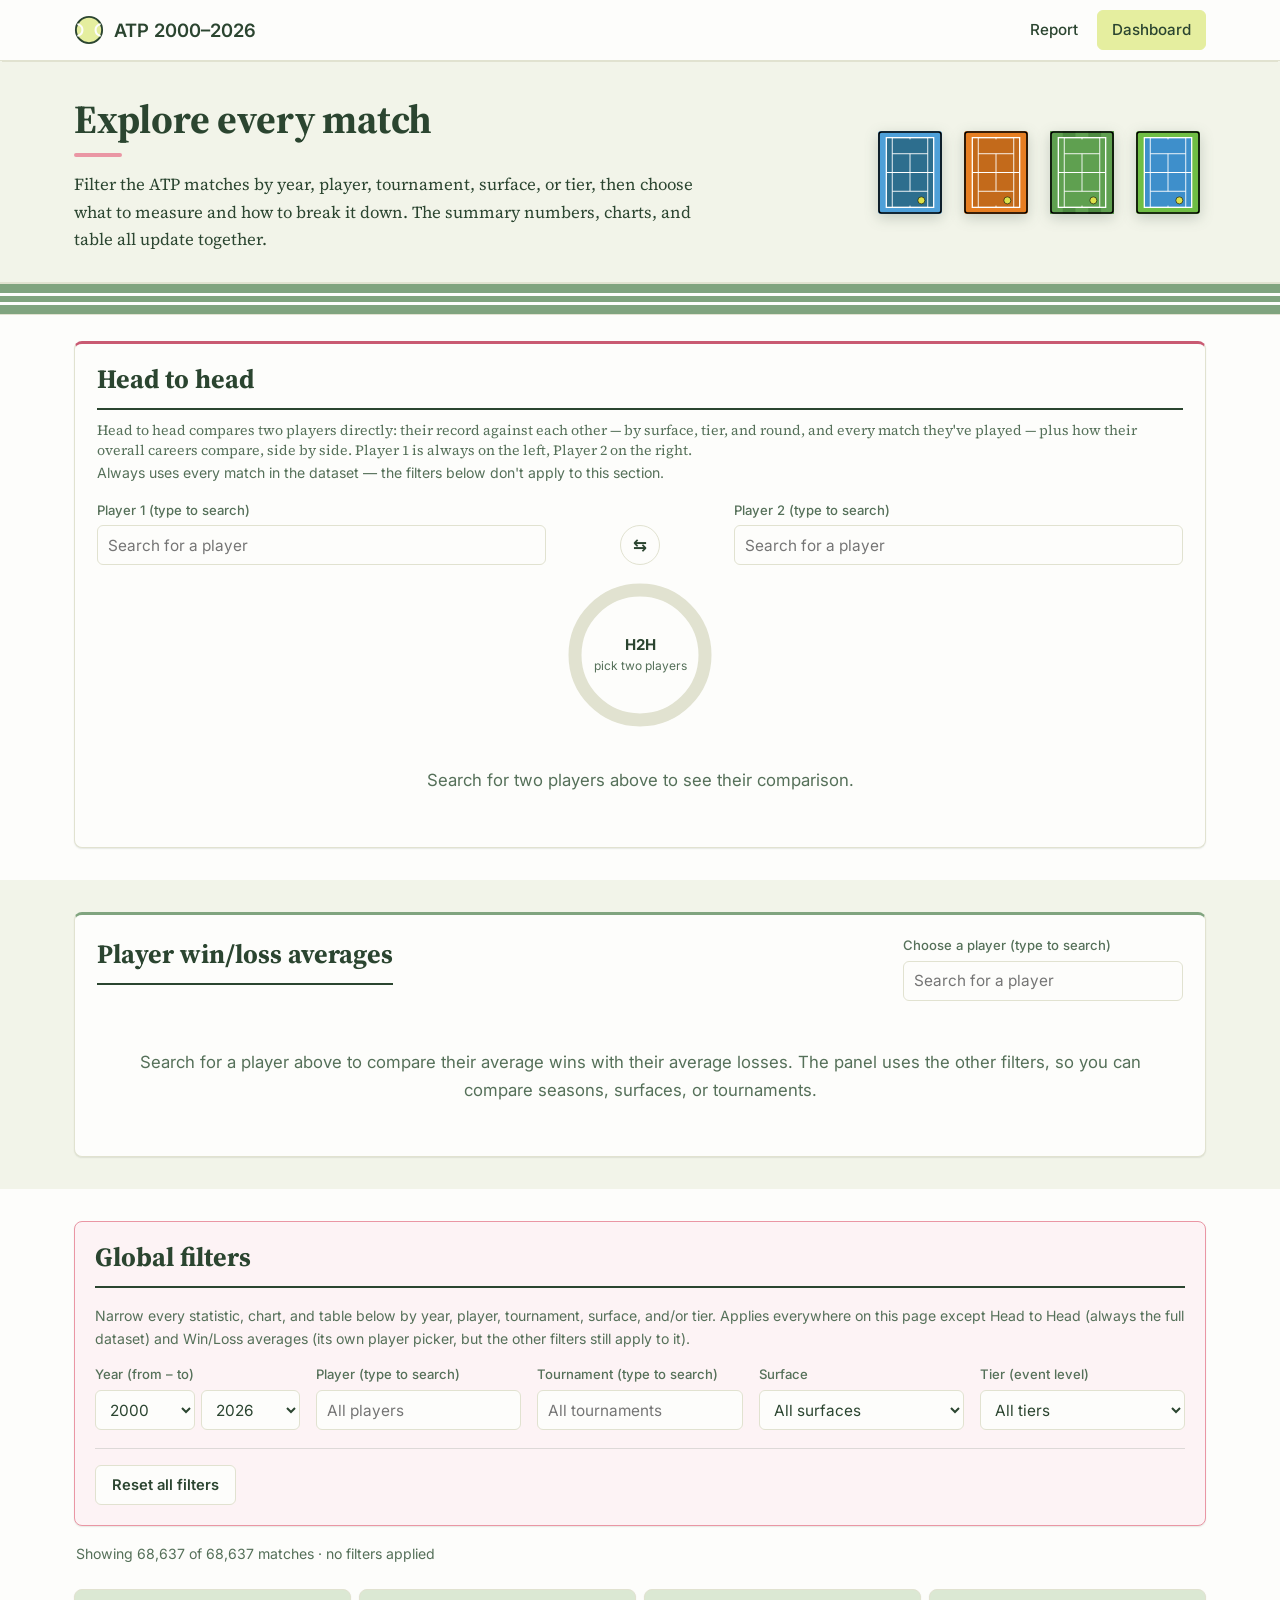
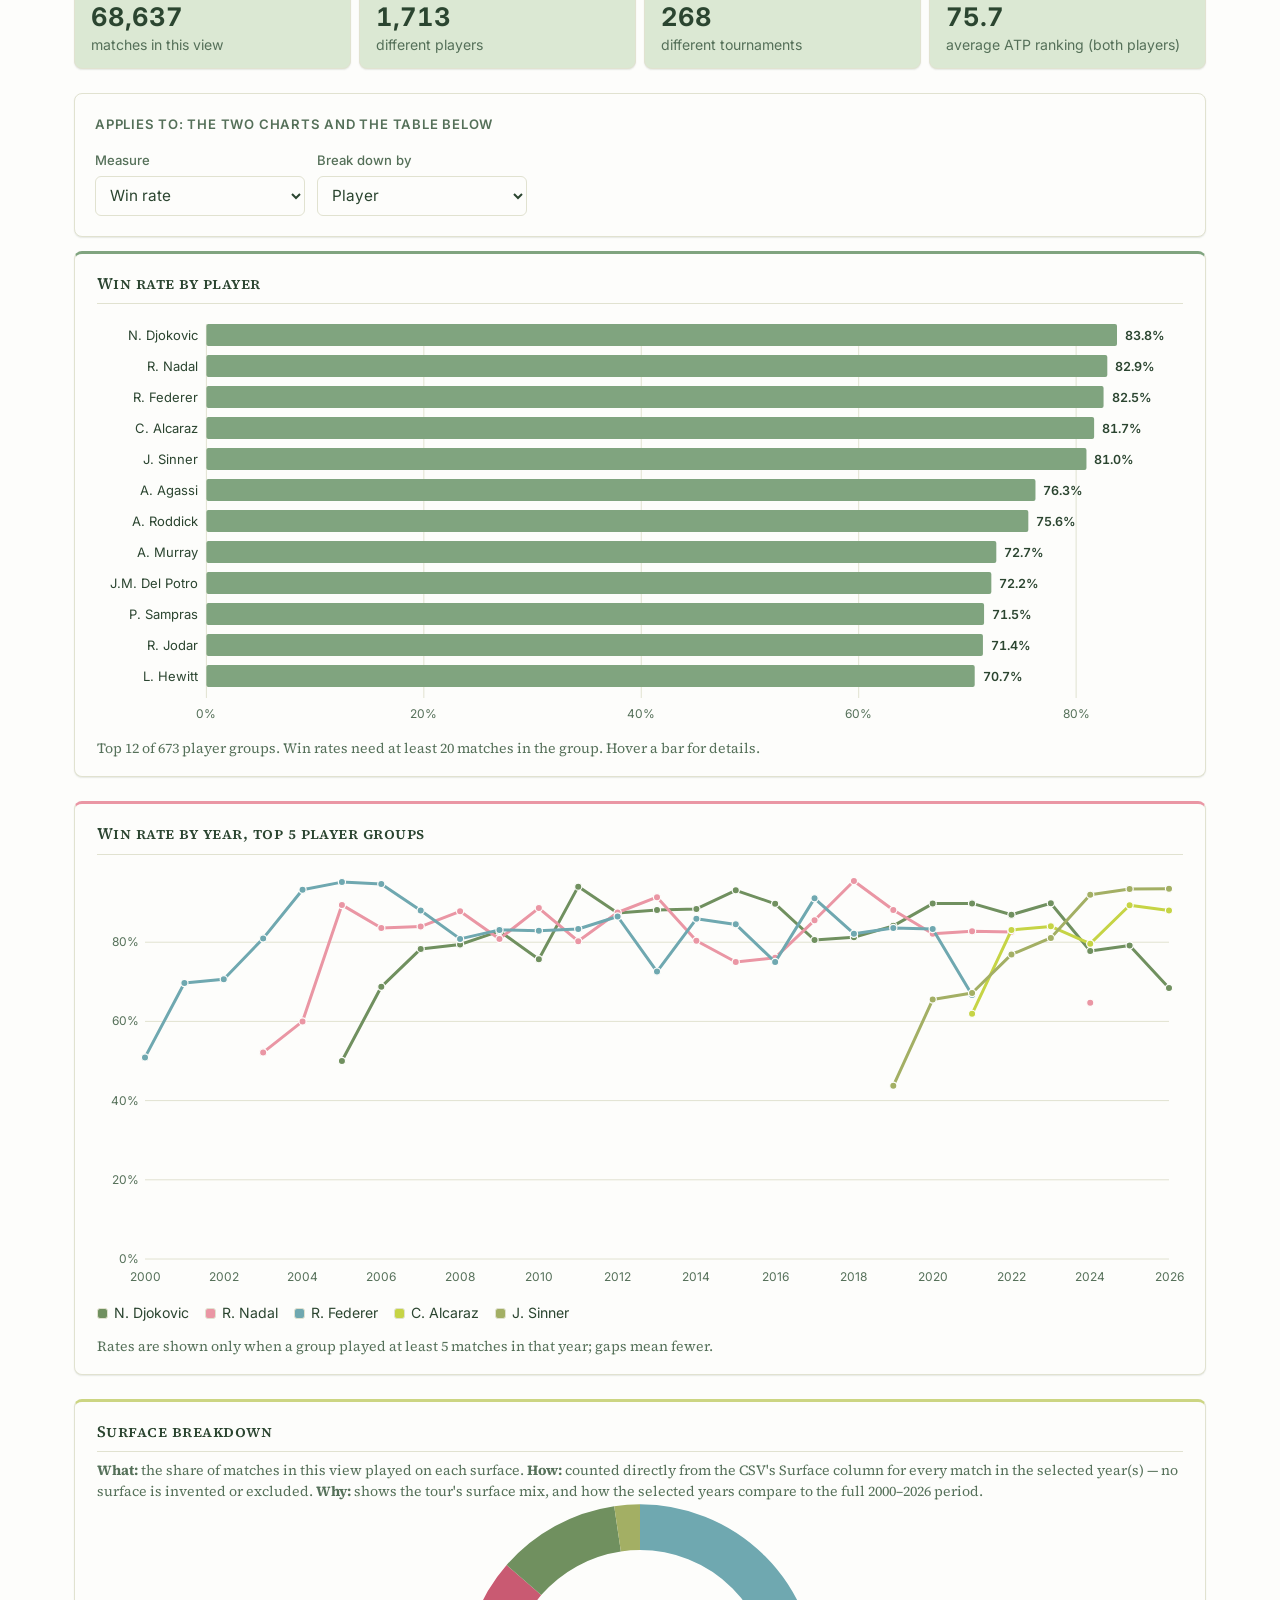
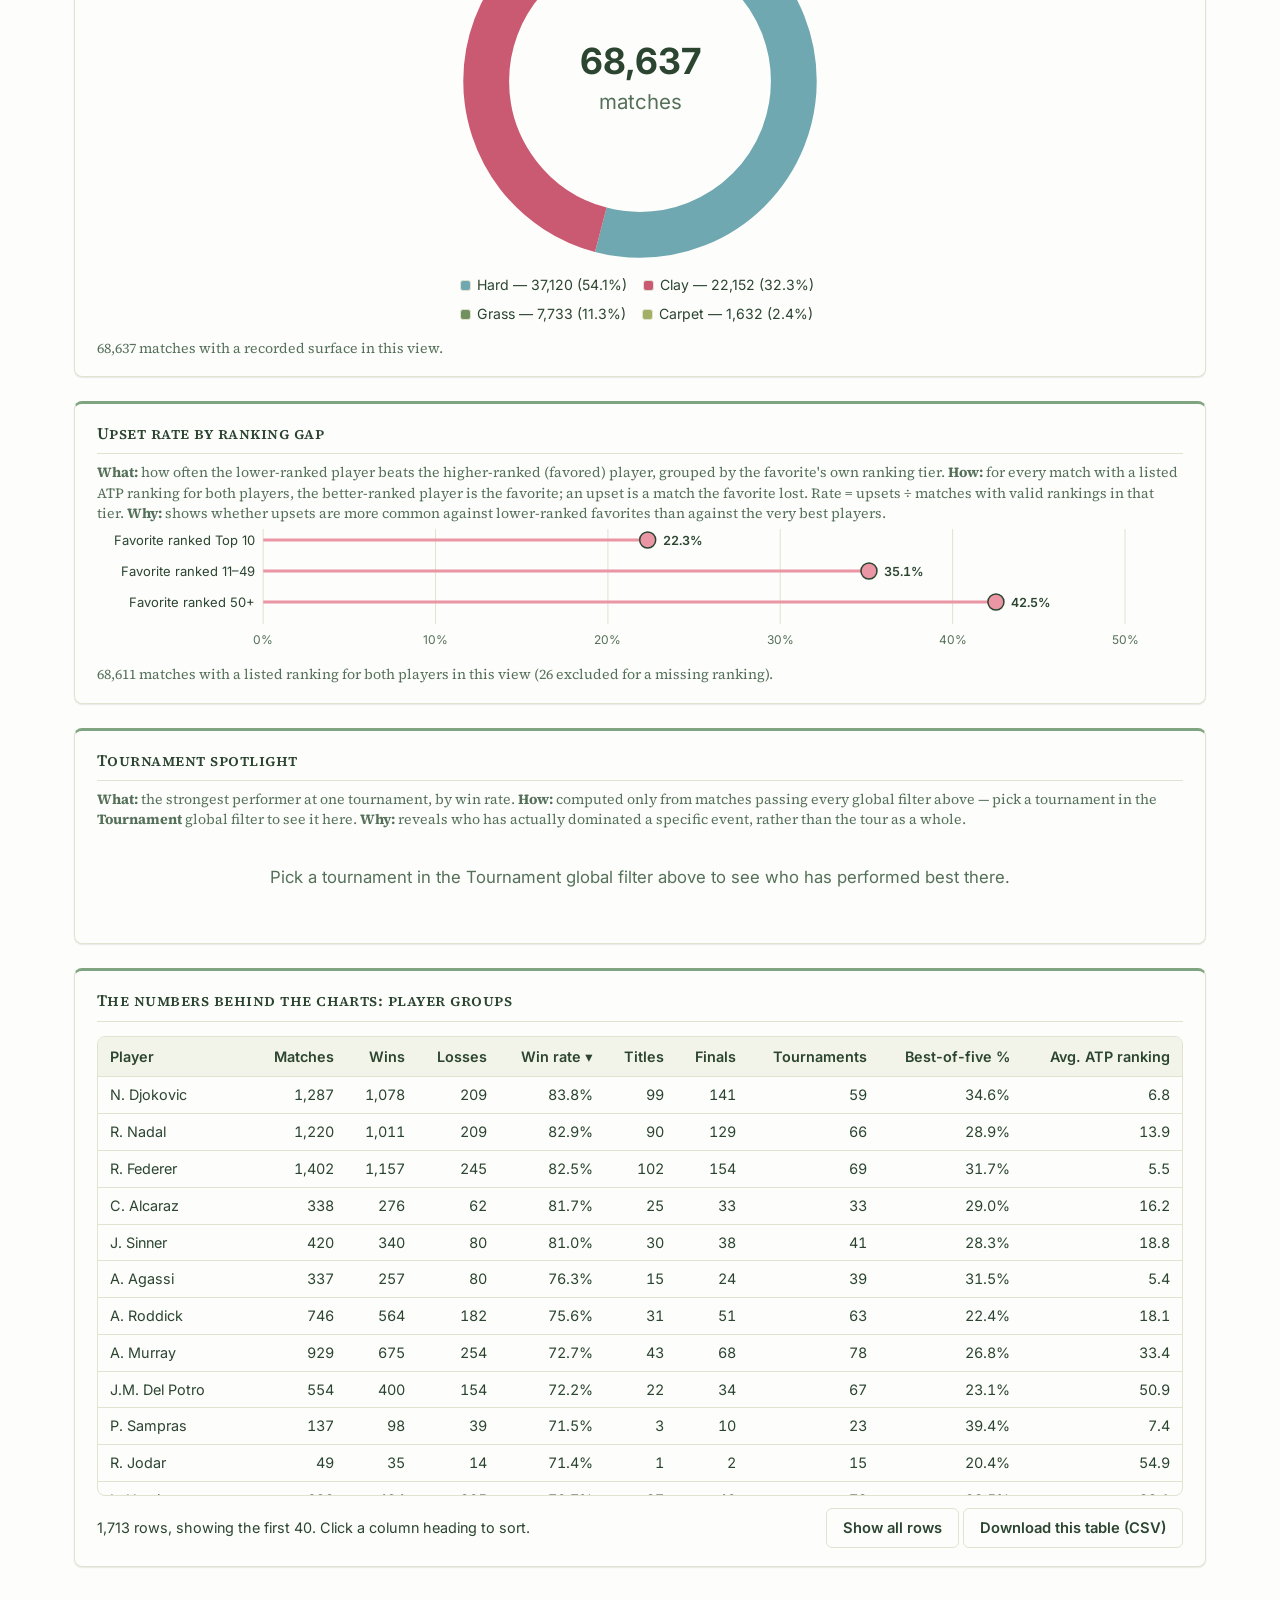
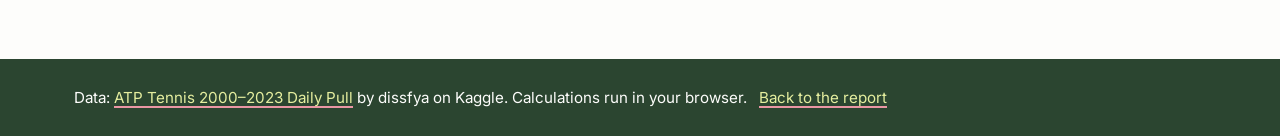
<file: dashboard.html>
<!DOCTYPE html>
<html lang="en">
<head>
<meta charset="utf-8">
<meta name="viewport" content="width=device-width, initial-scale=1">
<title>Dashboard | Who owns the Grand Slams?</title>
<meta name="description" content="Filter 68,000+ ATP matches by year, player, tournament, surface, and tier, compare two players head to head, and see a player's average wins and losses.">
<link rel="preconnect" href="https://fonts.googleapis.com"><link rel="preconnect" href="https://fonts.gstatic.com" crossorigin>
<link href="https://fonts.googleapis.com/css2?family=Inter:wght@400;500;600;700&family=Source+Serif+4:ital,opsz,wght@0,8..60,400;0,8..60,600;1,8..60,400&display=swap" rel="stylesheet">
<link rel="stylesheet" href="css/style.css">
</head>
<body>
<nav class="site-nav" aria-label="Main">
  <div class="wrap">
    <a class="brand" href="index.html"><svg viewBox="0 0 32 32" aria-hidden="true"><circle cx="16" cy="16" r="14" fill="#e5ee9f" stroke="#2b4530" stroke-width="2"/><path d="M4.5 10c6 2 6 10 0 12M27.5 10c-6 2-6 10 0 12" fill="none" stroke="#fdfdfb" stroke-width="2.2" stroke-linecap="round"/></svg><span>ATP 2000&ndash;2026</span></a>
    <div class="nav-links"><a href="index.html">Report</a><a href="dashboard.html" aria-current="page">Dashboard</a></div>
  </div>
</nav>

<header class="dash-head">
  <div class="wrap dash-head-row">
    <div class="dash-head-text">
      <h1>Explore every match</h1>
      <p>Filter the ATP matches by year, player, tournament, surface, or tier, then choose what to measure and how to break it down. The summary numbers, charts, and table all update together.</p>
    </div>
    <div class="court-gallery" id="court-gallery" aria-hidden="true"></div>
  </div>
</header>
<div class="court-strip" aria-hidden="true"></div>

<main style="padding-bottom:60px">
  <div class="wrap"><div id="load" class="load-msg" style="padding-top:26px">Loading matches&hellip;</div></div>

  <div id="app" hidden>
    <section class="dash-band" aria-label="Head to head" style="padding-top:26px">
     <div class="wrap">
      <section class="dash-grid">
        <div class="card wide" style="--accent:var(--pink-deep)">
          <h3 class="dash-section-h">Head to head</h3>
          <p class="chart-note" style="margin-top:-6px">Head to head compares two players directly: their record against each other &mdash; by surface, tier, and round, and every match they've played &mdash; plus how their overall careers compare, side by side. Player 1 is always on the left, Player 2 on the right.</p>
          <p class="scope-line">Always uses every match in the dataset &mdash; the filters below don't apply to this section.</p>
          <div class="h2h-header">
            <div class="field"><label for="h2h-p1">Player 1 (type to search)</label><input id="h2h-p1" list="dl-players" placeholder="Search for a player" autocomplete="off"></div>
            <button class="btn alt h2h-swap" id="h2h-swap" type="button" title="Swap players" aria-label="Swap the two players">&#8646;</button>
            <div class="field"><label for="h2h-p2">Player 2 (type to search)</label><input id="h2h-p2" list="dl-players" placeholder="Search for a player" autocomplete="off"></div>
            <div class="h2h-side" id="h2h-side1"></div>
            <div class="chart" id="h2h-ring"></div>
            <div class="h2h-side" id="h2h-side2"></div>
          </div>
          <div id="h2h-body" aria-live="polite"></div>
        </div>
      </section>
     </div>
    </section>

    <section class="dash-band alt" aria-label="Player win and loss averages">
     <div class="wrap">
      <section class="dash-grid">
        <div class="card wide" style="--accent:var(--sage)">
          <div class="panel-head">
            <h3 class="dash-section-h">Player win/loss averages</h3>
            <div class="field"><label for="wl-player">Choose a player (type to search)</label><input id="wl-player" list="dl-players" placeholder="Search for a player" autocomplete="off"></div>
          </div>
          <div id="wl-body" aria-live="polite"></div>
        </div>
      </section>
     </div>
    </section>

    <section class="dash-band">
     <div class="wrap">
      <section class="controls filters-box" aria-label="Global filters">
      <h3 class="dash-section-h">Global filters</h3>
      <p class="scope-line">Narrow every statistic, chart, and table below by year, player, tournament, surface, and/or tier. Applies everywhere on this page except Head to Head (always the full dataset) and Win/Loss averages (its own player picker, but the other filters still apply to it).</p>
      <div class="filter-grid-all">
        <div class="field"><label for="f-from">Year (from &ndash; to)</label><div class="range"><select id="f-from" aria-label="From year" title="Keep only matches played in this range of seasons"></select><select id="f-to" aria-label="To year" title="Keep only matches played in this range of seasons"></select></div></div>
        <div class="field"><label for="f-player">Player (type to search)</label><input id="f-player" list="dl-players" placeholder="All players" autocomplete="off" title="Keep only matches this player won or lost"></div>
        <div class="field"><label for="f-tour">Tournament (type to search)</label><input id="f-tour" list="dl-tours" placeholder="All tournaments" autocomplete="off" title="Narrow to one specific tournament"></div>
        <div class="field"><label for="f-surface">Surface</label><select id="f-surface" title="Hard, Clay, Grass, or Carpet"></select></div>
        <div class="field"><label for="f-tier">Tier (event level)</label><select id="f-tier" title="Grand Slam, Masters 1000, ATP 500, ATP 250, or Tour Finals"></select></div>
      </div>
      <div class="filter-actions">
        <button class="btn" id="btn-reset" type="button">Reset all filters</button>
      </div>
      <datalist id="dl-tours"></datalist><datalist id="dl-players"></datalist>
    </section>
    <p class="view-line" id="view-line" aria-live="polite"></p>

    <section class="kpis" id="kpis" aria-label="Summary numbers"></section>

    <section class="controls" aria-label="Chart display controls">
      <p class="scope-cap">Applies to: the two charts and the table below</p>
      <div class="ctl-row" style="margin-top:0;padding-top:0;border-top:none">
        <div class="field" style="min-width:210px"><label for="m-measure">Measure</label><select id="m-measure" title="The statistic charted and tabulated below"></select></div>
        <div class="field" style="min-width:210px"><label for="m-dim">Break down by</label><select id="m-dim" title="How to group the matches in this view into the bars, lines, and rows below"></select></div>
      </div>
    </section>

    <section class="dash-grid" aria-label="Charts">
      <div class="card wide"><h3 id="t-bar"></h3><div class="chart" id="ch-bar"></div><p class="chart-note" id="n-bar"></p></div>
      <div class="card wide"><h3 id="t-line"></h3><div class="chart" id="ch-line"></div><p class="chart-note" id="n-line"></p></div>

      <div class="card wide">
        <h3>Surface breakdown</h3>
        <p class="chart-note" style="margin-top:-6px"><b>What:</b> the share of matches in this view played on each surface. <b>How:</b> counted directly from the CSV's Surface column for every match in the selected year(s) &mdash; no surface is invented or excluded. <b>Why:</b> shows the tour's surface mix, and how the selected years compare to the full 2000&ndash;2026 period.</p>
        <div class="chart donut-wrap" id="ch-surface"></div>
        <p class="chart-note" id="n-surface"></p>
      </div>

      <div class="card wide">
        <h3>Upset rate by ranking gap</h3>
        <p class="chart-note" style="margin-top:-6px"><b>What:</b> how often the lower-ranked player beats the higher-ranked (favored) player, grouped by the favorite's own ranking tier. <b>How:</b> for every match with a listed ATP ranking for both players, the better-ranked player is the favorite; an upset is a match the favorite lost. Rate = upsets &divide; matches with valid rankings in that tier. <b>Why:</b> shows whether upsets are more common against lower-ranked favorites than against the very best players.</p>
        <div class="chart" id="ch-upset"></div>
        <p class="chart-note" id="n-upset"></p>
      </div>

      <div class="card wide">
        <h3>Tournament spotlight</h3>
        <p class="chart-note" style="margin-top:-6px"><b>What:</b> the strongest performer at one tournament, by win rate. <b>How:</b> computed only from matches passing every global filter above &mdash; pick a tournament in the <b>Tournament</b> global filter to see it here. <b>Why:</b> reveals who has actually dominated a specific event, rather than the tour as a whole.</p>
        <div id="dom-body" aria-live="polite"></div>
      </div>

      <div class="card wide">
        <h3 id="t-table"></h3>
        <div class="tbl-wrap"><table class="data" id="tbl"></table></div>
        <div class="tbl-foot"><span id="tbl-info"></span><span><button class="btn alt" id="btn-more" type="button">Show all rows</button> <button class="btn" id="btn-csv" type="button">Download this table (CSV)</button></span></div>
      </div>
    </section>
     </div>
    </section>
  </div>
</main>

<footer class="site-foot"><div class="wrap">Data: <a href="https://www.kaggle.com/datasets/dissfya/atp-tennis-2000-2023daily-pull">ATP Tennis 2000&ndash;2023 Daily Pull</a> by dissfya on Kaggle. Calculations run in your browser. &nbsp; <a href="index.html">Back to the report</a></div></footer>

<script src="js/charts.js"></script>
<script src="js/dashboard.js"></script>
</body>
</html>
</file>
<file: css/style.css>
/* ATP Grand Slam study - shared styles for the report (index.html) and dashboard (dashboard.html).
   Palette: sage court greens, tennis-ball lime, dusty rose and warm off-white, with a deep forest-green
   ink for text. Typography pairs a clean sans (UI chrome, numbers) with a refined serif (headings, prose). */
:root{
  /* --- palette (unchanged) --- */
  --white:#fdfdfb; --cream:#f2f4e9; --dust:#e1e2d0; --blush:#f8e3e7; --pink:#ea96a4; --pink-deep:#c95a72;
  --lime:#e5ee9f; --lime-mid:#ccd582; --ball:#c6d445; --olive:#a3af64; --sage:#80a47f; --foliage:#70905f;
  --ink:#2b4530; --ink-soft:#557059;
  --ao:#6fa8b0; --rg:#ea96a4; --w:#6f9a5f; --uso:#c6d445;

  /* --- typography --- */
  --font-display:"Inter","Segoe UI",system-ui,sans-serif;
  --font-body:"Source Serif 4",Georgia,"Times New Roman",serif;
  --fs-title:clamp(2rem,4.4vw,3.1rem);       /* page title (h1) */
  --fs-section:clamp(1.25rem,2.2vw,1.55rem); /* section heading (h2) */
  --fs-card-title:1rem;                      /* card / panel heading (h3) */
  --fs-label:.82rem;                         /* field labels, kickers, captions */
  --fs-body:1.05rem;                         /* prose */
  --fs-small:.88rem;                         /* notes, table text */
  --fs-stat:2.1rem;                          /* headline stat numbers */

  /* --- surface: borders, radius, shadow --- */
  --border:1px solid var(--dust);
  --border-strong:1px solid var(--ink);
  --r:8px;
  --r-sm:6px;
  --r-pill:999px;
  --shadow-sm:0 1px 2px rgba(43,69,48,.06), 0 1px 1px rgba(43,69,48,.05);
  --shadow-md:0 6px 16px rgba(43,69,48,.09), 0 1px 3px rgba(43,69,48,.06);
  --focus-ring:0 0 0 3px rgba(128,164,127,.35);

  /* --- spacing scale --- */
  --sp-1:4px; --sp-2:8px; --sp-3:12px; --sp-4:16px; --sp-5:24px; --sp-6:32px; --sp-7:48px; --sp-8:64px;
  --ease:180ms ease;

  --line:var(--border);   /* kept for any rule not yet migrated off the old name */
}
*{box-sizing:border-box}
html{scroll-behavior:smooth}
body{margin:0;background:var(--white);color:var(--ink);font-family:var(--font-body);font-size:var(--fs-body);line-height:1.65}
h1,h2,h3,h4{font-family:var(--font-body);font-weight:600;line-height:1.2;margin:0;letter-spacing:-.005em}
p{margin:0 0 1em}
a{color:var(--ink);text-decoration-color:var(--pink);text-decoration-thickness:2px;text-underline-offset:3px}
:focus-visible{outline:none;box-shadow:var(--focus-ring);border-radius:var(--r-sm)}
.wrap{max-width:1180px;margin:0 auto;padding:0 24px}
.sr-only{position:absolute;width:1px;height:1px;overflow:hidden;clip:rect(0 0 0 0);white-space:nowrap}
.stat b,.kpi b,.h2h-side b,.wl-tile b,table.data td,.wl-table td,.cmp-table td,svg .val{font-variant-numeric:tabular-nums}

/* ---------- navigation (shared) ---------- */
.site-nav{position:sticky;top:0;z-index:50;background:var(--white);border-bottom:1px solid var(--dust);box-shadow:0 3px 0 -2px var(--dust)}
.site-nav .wrap{display:flex;align-items:center;gap:20px;min-height:60px;flex-wrap:wrap}
.brand{display:flex;align-items:center;gap:10px;font-family:var(--font-display);font-weight:600;font-size:1.15rem;text-decoration:none}
.brand svg{width:30px;height:30px;flex:none}
.nav-links{display:flex;gap:4px;margin-left:auto;flex-wrap:wrap}
.nav-links a{font-family:var(--font-display);font-weight:500;font-size:.95rem;padding:6px 14px;border-radius:var(--r-sm);text-decoration:none;border:1px solid transparent;transition:background var(--ease),border-color var(--ease)}
.nav-links a:hover{border-color:var(--dust);background:var(--cream)}
.nav-links a[aria-current="page"]{background:var(--lime);border-color:var(--lime)}

/* ---------- hero ---------- */
.hero{background:var(--cream);padding:60px 0 52px}
.hero-grid{display:grid;grid-template-columns:minmax(0,1.15fr) minmax(0,.85fr);gap:48px;align-items:center}
.hero h1{font-size:var(--fs-title);font-weight:700;color:var(--ink);padding-bottom:18px;position:relative}
.hero h1::after{content:"";position:absolute;left:0;bottom:0;width:56px;height:4px;border-radius:2px;background:var(--pink)}
.byline{font-family:var(--font-display);font-size:1rem;font-weight:500;margin:20px 0 18px;color:var(--ink-soft)}
.summary{font-size:1.1rem;max-width:62ch}
.hero-globe{position:relative}
.court-strip{height:32px;background:var(--sage);position:relative;border-top:var(--line);border-bottom:var(--line)}
.dash-band{padding:32px 0}
.dash-band.alt{background:var(--cream)}
.court-strip::before{content:"";position:absolute;left:0;right:0;top:9px;height:3px;background:var(--white)}
.court-strip::after{content:"";position:absolute;left:0;right:0;bottom:9px;height:3px;background:var(--white)}

/* ---------- headline numbers ---------- */
.stats{display:grid;grid-template-columns:repeat(auto-fit,minmax(190px,1fr));gap:var(--sp-3);margin:var(--sp-7) 0 var(--sp-2)}
.stat{padding:var(--sp-4) var(--sp-5) var(--sp-4);background:var(--cream);border:var(--line);border-radius:var(--r);box-shadow:var(--shadow-sm)}
.stat:nth-child(2){background:var(--blush)}
.stat:nth-child(3){background:#dbe8d3}
.stat:nth-child(4){background:var(--lime-mid)}
.stat:nth-child(5){background:#f4c9d1}
.stat b{display:block;font-family:var(--font-display);font-weight:700;font-size:var(--fs-stat);line-height:1}
.stat span{display:block;margin-top:8px;font-size:var(--fs-small);line-height:1.35;color:var(--ink-soft)}

/* ---------- findings ---------- */
.finding{padding:68px 0}
.finding.alt{background:var(--cream)}
.kicker{display:flex;align-items:center;gap:9px;font-family:var(--font-display);font-size:var(--fs-label);font-weight:600;letter-spacing:.1em;text-transform:uppercase;color:var(--ink-soft);margin-bottom:12px}
.kicker::before{content:"";width:8px;height:8px;border-radius:2px;background:var(--pink)}
.finding h2{font-size:var(--fs-section);font-weight:600;max-width:38ch;margin-bottom:28px}
.finding-body{display:grid;grid-template-columns:minmax(0,5fr) minmax(0,7fr);gap:48px;align-items:start}
.finding-text p{max-width:56ch}
.card{background:var(--white);border:var(--line);border-top:3px solid var(--accent,var(--sage));border-radius:var(--r);box-shadow:var(--shadow-sm);padding:20px 22px 18px}
.finding:nth-of-type(3n+1) .card{--accent:var(--pink)}
.finding:nth-of-type(3n+2) .card{--accent:var(--sage)}
.finding:nth-of-type(3n) .card{--accent:var(--lime-mid)}
.card h3{font-size:var(--fs-card-title);font-weight:600;font-variant-caps:small-caps;letter-spacing:.03em;margin-bottom:14px;padding-bottom:10px;border-bottom:1px solid var(--dust);color:var(--ink)}
.chart{width:100%;min-height:120px}
.chart.donut-wrap{max-width:360px;margin:0 auto}
.chart.donut-wrap svg{width:100%;height:auto;display:block}
.chart svg{display:block;width:100%;height:auto;overflow:visible}
.chart-note{font-size:var(--fs-small);color:var(--ink-soft);margin:12px 0 0;line-height:1.45}
.legend{display:flex;flex-wrap:wrap;gap:6px 16px;margin-top:12px;font-family:var(--font-display);font-size:var(--fs-small)}
.legend i{display:inline-block;width:11px;height:11px;border-radius:3px;border:1px solid var(--dust);margin-right:6px;vertical-align:-1px}
svg text{font-family:var(--font-display);fill:var(--ink)}
svg .ax{font-size:12px;fill:var(--ink-soft)}
svg .lbl{font-size:13px}
svg .val{font-size:12.5px;font-weight:600}
.small-multiples{display:grid;grid-template-columns:repeat(2,minmax(0,1fr));gap:18px 26px}
.small-multiples h4{font-size:var(--fs-small);font-weight:600;margin-bottom:4px;display:flex;align-items:center;gap:8px}
.dot{display:inline-block;width:11px;height:11px;border-radius:3px;border:1px solid var(--dust)}

/* champion grid */
.cgrid{width:100%;table-layout:fixed;border-collapse:separate;border-spacing:2px;font-family:var(--font-display);font-size:.8rem}
.cgrid th{font-weight:600;font-size:.82rem;padding:2px 0 6px;text-align:center}
.cgrid th:first-child{text-align:right;padding-right:6px;width:2.6rem}
.cgrid td.yr{font-weight:500;color:var(--ink-soft);text-align:right;padding-right:6px}
.cgrid td.c{border-radius:3px;padding:3px 3px;text-align:center;white-space:nowrap;overflow:hidden;text-overflow:ellipsis;line-height:1.25}
@media (max-width:520px){.cgrid{font-size:.68rem}.cgrid th{font-size:.7rem}}
.cgrid td.none{background:transparent;color:var(--ink-soft);border:1px dashed var(--dust)}
.g-fed{background:var(--sage);color:#fff}.g-nad{background:var(--pink);color:var(--ink)}.g-djo{background:var(--ink);color:#fff}
.g-nxt{background:var(--ball);color:var(--ink)}.g-oth{background:var(--dust);color:var(--ink)}
.legend .g-fed i{background:var(--sage)}

/* globe */
.globe-layout{display:grid;grid-template-columns:minmax(0,1fr);gap:16px}
.globe-box{position:relative}
.globe-box canvas{display:block;width:100%;height:auto;cursor:grab;touch-action:pan-y;filter:drop-shadow(0 10px 22px rgba(43,69,48,.18))}
.globe-box canvas:active{cursor:grabbing}
.globe-tip{position:absolute;pointer-events:none;background:var(--ink);color:#fff;padding:8px 11px;border-radius:var(--r-sm);font-family:var(--font-display);font-size:.85rem;line-height:1.35;max-width:240px;display:none;z-index:5}
.globe-ctl{display:flex;flex-wrap:wrap;gap:6px;margin-top:4px}
.chip{font-family:var(--font-display);font-weight:500;font-size:.86rem;border:var(--line);border-radius:var(--r-sm);background:var(--white);padding:4px 12px;cursor:pointer;color:var(--ink);transition:background var(--ease),border-color var(--ease)}
.chip[aria-pressed="true"]{background:var(--lime);border-color:var(--lime)}
.chip .dot{margin-right:6px;vertical-align:-2px}
.chip:hover{background:var(--cream)}
.country-list{list-style:none;margin:12px 0 0;padding:0;display:grid;grid-template-columns:repeat(auto-fill,minmax(150px,1fr));gap:4px 16px;font-family:var(--font-display);font-size:.9rem}
.country-list li{display:flex;justify-content:space-between;border-bottom:1px dotted var(--dust)}
.country-list b{font-weight:600}

/* data section */
.data-grid{display:grid;grid-template-columns:repeat(2,minmax(0,1fr));gap:34px 48px}
.data-grid > div{border-top:2px solid var(--dust);padding-top:12px}
.data-grid h3{font-size:1.08rem;font-weight:600;margin-bottom:8px}
.data-grid p,.data-grid li{font-size:.98rem;line-height:1.55}
.data-grid ul{margin:0 0 1em;padding-left:1.1em}
.data-grid li{margin-bottom:.45em}
code{font-family:ui-monospace,SFMono-Regular,Menlo,monospace;font-size:.88em;background:var(--cream);padding:1px 5px;border-radius:3px}
.site-foot{background:var(--ink);color:var(--white);padding:26px 0;font-family:var(--font-display);font-size:.95rem}
.site-foot a{color:var(--lime)}

/* tooltip (shared by all charts) */
.tt{position:fixed;z-index:100;display:none;pointer-events:none;background:var(--ink);color:#fff;padding:7px 11px;border-radius:var(--r-sm);box-shadow:var(--shadow-md);
  font-family:var(--font-display);font-size:.85rem;line-height:1.35;max-width:260px;border-left:3px solid var(--pink)}
.tt b{color:var(--lime)}

/* ---------- dashboard ---------- */
.dash-head{background:var(--cream);padding:34px 0 28px;border-bottom:var(--line)}
.dash-head-row{display:flex;gap:40px;align-items:center;justify-content:space-between}
.dash-head-text{flex:1 1 420px;min-width:280px}
.dash-head h1{font-size:clamp(1.75rem,3.6vw,2.5rem);font-weight:700;padding-bottom:14px;position:relative}
.dash-head h1::after{content:"";position:absolute;left:0;bottom:0;width:48px;height:4px;border-radius:2px;background:var(--pink)}
.dash-head p{max-width:70ch;margin:14px 0 0}
.court-gallery{display:flex;gap:16px;flex-wrap:wrap;flex:0 0 auto;justify-content:center}
.court-gallery-item svg{margin:0;filter:drop-shadow(0 4px 7px rgba(43,69,48,.22))}
.controls{background:var(--white);border:var(--line);border-radius:var(--r);box-shadow:var(--shadow-sm);padding:20px;margin-bottom:14px}
.scope-cap{font-family:var(--font-display);font-size:var(--fs-label);font-weight:600;color:var(--ink-soft);text-transform:uppercase;letter-spacing:.06em;margin:0 0 14px}
.scope-line{font-family:var(--font-display);font-size:var(--fs-small);color:var(--ink-soft);margin:0 0 12px}
.scope-line span{color:var(--ink);font-weight:600}
.filters-box{background:#fdf3f5;border-color:var(--pink)}
.filter-grid-all{display:grid;grid-template-columns:repeat(auto-fit,minmax(200px,1fr));gap:14px 16px;align-items:end;margin-top:14px}
.filter-actions{display:flex;flex-wrap:wrap;gap:12px;margin-top:18px;padding-top:16px;border-top:1px solid rgba(43,69,48,.15)}
.field label{display:block;font-family:var(--font-display);font-weight:500;font-size:var(--fs-label);margin-bottom:4px;color:var(--ink-soft)}
.field select,.field input{width:100%;font-family:var(--font-display);font-size:.96rem;color:var(--ink);background:var(--white);border:var(--line);border-radius:var(--r-sm);padding:7px 10px;height:40px;transition:border-color var(--ease),box-shadow var(--ease)}
.field select:hover,.field input:hover{border-color:var(--sage)}
.field select:focus,.field input:focus{outline:none;border-color:var(--sage);box-shadow:var(--focus-ring)}
.field .range{display:flex;gap:6px;align-items:center}
.ctl-row{display:flex;flex-wrap:wrap;gap:12px;align-items:end;margin-top:16px;padding-top:16px;border-top:1px solid var(--dust)}
.btn{font-family:var(--font-display);font-weight:600;font-size:.92rem;color:var(--ink);background:var(--white);border:var(--line);border-radius:var(--r-sm);padding:8px 16px;height:40px;cursor:pointer;transition:background var(--ease),border-color var(--ease),box-shadow var(--ease)}
.btn:hover{border-color:var(--sage);box-shadow:var(--shadow-sm)}
.btn:active{transform:translateY(1px)}
.btn:focus-visible{box-shadow:var(--focus-ring)}
.btn.alt{background:var(--white)}
.btn.alt:hover{border-color:var(--pink-deep)}
.view-line{font-family:var(--font-display);font-size:var(--fs-small);margin:16px 2px 0;color:var(--ink-soft)}
.kpis{display:grid;grid-template-columns:repeat(auto-fit,minmax(150px,1fr));gap:var(--sp-2);margin:24px 0}
.kpi{padding:14px 16px;background:#dbe8d3;border:var(--line);border-radius:var(--r);box-shadow:var(--shadow-sm)}
.kpi b{display:block;font-family:var(--font-display);font-size:1.6rem;line-height:1.05;font-weight:700;overflow-wrap:anywhere}
.kpi span{font-family:var(--font-display);font-size:var(--fs-small);line-height:1.3;display:block;margin-top:5px;color:var(--ink-soft)}
.dash-grid{display:grid;grid-template-columns:repeat(2,minmax(0,1fr));gap:24px}
.dash-grid .wide{grid-column:1/-1}
.dash-grid .card{--accent:var(--sage)}
.dash-grid .card:nth-child(2){--accent:var(--pink)}
.dash-grid .card:nth-child(3){--accent:var(--lime-mid)}
.empty{font-family:var(--font-display);padding:34px 8px;text-align:center;color:var(--ink-soft)}
.tbl-wrap{overflow:auto;max-height:460px;border:var(--line);border-radius:var(--r)}
table.data{border-collapse:collapse;width:100%;font-family:var(--font-display);font-size:.9rem}
table.data th{position:sticky;top:0;background:var(--cream);text-align:right;padding:8px 12px;border-bottom:var(--line);cursor:pointer;white-space:nowrap;font-weight:600;transition:background var(--ease)}
table.data th:hover{background:var(--lime)}
table.data th:first-child,table.data td:first-child{text-align:left}
table.data td{padding:6px 12px;text-align:right;border-bottom:1px solid var(--dust);white-space:nowrap}
table.data tbody tr:hover{background:var(--cream)}
table.data th[aria-sort="descending"]::after{content:" \25BE"}
table.data th[aria-sort="ascending"]::after{content:" \25B4"}
.tbl-foot{display:flex;flex-wrap:wrap;gap:12px;align-items:center;justify-content:space-between;margin-top:12px;font-family:var(--font-display);font-size:.9rem}
.load-msg{font-family:var(--font-display);padding:60px 0;text-align:center;font-size:1.2rem}

/* win/loss averages and leaderboard */
.panel-head{display:flex;flex-wrap:wrap;gap:14px 20px;align-items:end;justify-content:space-between;margin-bottom:14px}
.panel-head h3{margin:0;padding:0;border:0}
.panel-head .field{min-width:min(280px,100%)}
.wl{display:grid;grid-template-columns:minmax(0,5fr) minmax(0,7fr);gap:24px;align-items:start}
.wl-tiles{display:grid;grid-template-columns:repeat(2,minmax(0,1fr));gap:var(--sp-2)}
.wl-tile{padding:14px 16px;background:#dbe8d3;border-radius:var(--r);border:var(--line)}
.wl-tile.loss{background:var(--blush)}
.wl-tile b{display:block;font-family:var(--font-display);font-size:2.1rem;line-height:1;font-weight:700}
.wl-tile span{display:block;font-family:var(--font-display);font-size:var(--fs-small);margin-top:6px;line-height:1.3;color:var(--ink-soft)}
.wl-table{width:100%;border-collapse:collapse;font-family:var(--font-display);font-size:.9rem;margin-top:16px}
.wl-table th,.wl-table td{padding:6px 8px;border-bottom:1px solid var(--dust);text-align:right}
.wl-table th:first-child,.wl-table td:first-child{text-align:left}
.wl-table th{font-weight:600;background:var(--cream);border-bottom:var(--line)}
.wl-def{font-size:var(--fs-small);color:var(--ink-soft);margin:12px 0 0;line-height:1.45}

/* head to head */
.h2h-header{display:grid;grid-template-columns:minmax(0,1fr) auto minmax(0,1fr);align-items:end;column-gap:20px;row-gap:16px;margin:16px 0 4px}
.h2h-header .field{min-width:0}
.h2h-swap{flex:0 0 auto;width:40px;height:40px;padding:0;display:inline-flex;align-items:center;justify-content:center;font-size:1.05rem;line-height:1;border-radius:var(--r-pill);background:var(--white);justify-self:center}
.h2h-swap:hover{border-color:var(--sage);background:var(--cream)}
.h2h-header .chart{width:148px;justify-self:center;align-self:start}
.h2h-side{display:flex;flex-direction:column;align-items:center;gap:9px;justify-self:center}
.h2h-side b{font-family:var(--font-display);font-size:2.4rem;font-weight:700;line-height:1}
.h2h-chip{display:inline-block;max-width:190px;overflow:hidden;text-overflow:ellipsis;white-space:nowrap;font-family:var(--font-display);font-weight:600;font-size:.9rem;padding:5px 14px;border-radius:var(--r-pill)}
.h2h-chip.p1{background:var(--sage);color:var(--white)}
.h2h-chip.p2{background:var(--pink);color:var(--ink)}
.h2h-record{display:grid;grid-template-columns:minmax(0,1fr) minmax(0,1fr) minmax(0,1fr);gap:20px;margin-top:16px}
.h2h-record .chart{margin-top:6px}
.h2h-record h4{font-size:var(--fs-small);font-weight:600;margin-bottom:2px;font-family:var(--font-display);color:var(--ink-soft);text-transform:uppercase;letter-spacing:.06em}
.cmp-table{width:100%;border-collapse:collapse;font-family:var(--font-display);font-size:.9rem;margin-top:16px}
.cmp-table th,.cmp-table td{padding:6px 8px;border-bottom:1px solid var(--dust);text-align:right}
.cmp-table th:first-child,.cmp-table td:first-child{text-align:left}
.cmp-table th{font-weight:600;background:var(--cream);border-bottom:var(--line)}
.cmp-table td.better{background:var(--lime);font-weight:600;border-radius:var(--r-sm)}

@media (max-width:900px){
  .hero-grid,.finding-body,.data-grid,.dash-grid,.wl,.h2h-record{grid-template-columns:minmax(0,1fr)}
  .h2h-header{grid-template-columns:minmax(0,1fr);justify-items:center}
  .finding{padding:52px 0}
  .small-multiples{grid-template-columns:minmax(0,1fr)}
  .dash-head-row{flex-direction:column;align-items:flex-start}
  .court-gallery{justify-content:flex-start}
}
@media (prefers-reduced-motion:reduce){html{scroll-behavior:auto}}
h3.dash-section-h{font-size:clamp(1.3rem,2.4vw,1.65rem);font-weight:700;font-variant-caps:normal;letter-spacing:0;text-transform:none;border-bottom:2px solid var(--ink);padding-bottom:12px;margin-bottom:16px}
</file>
